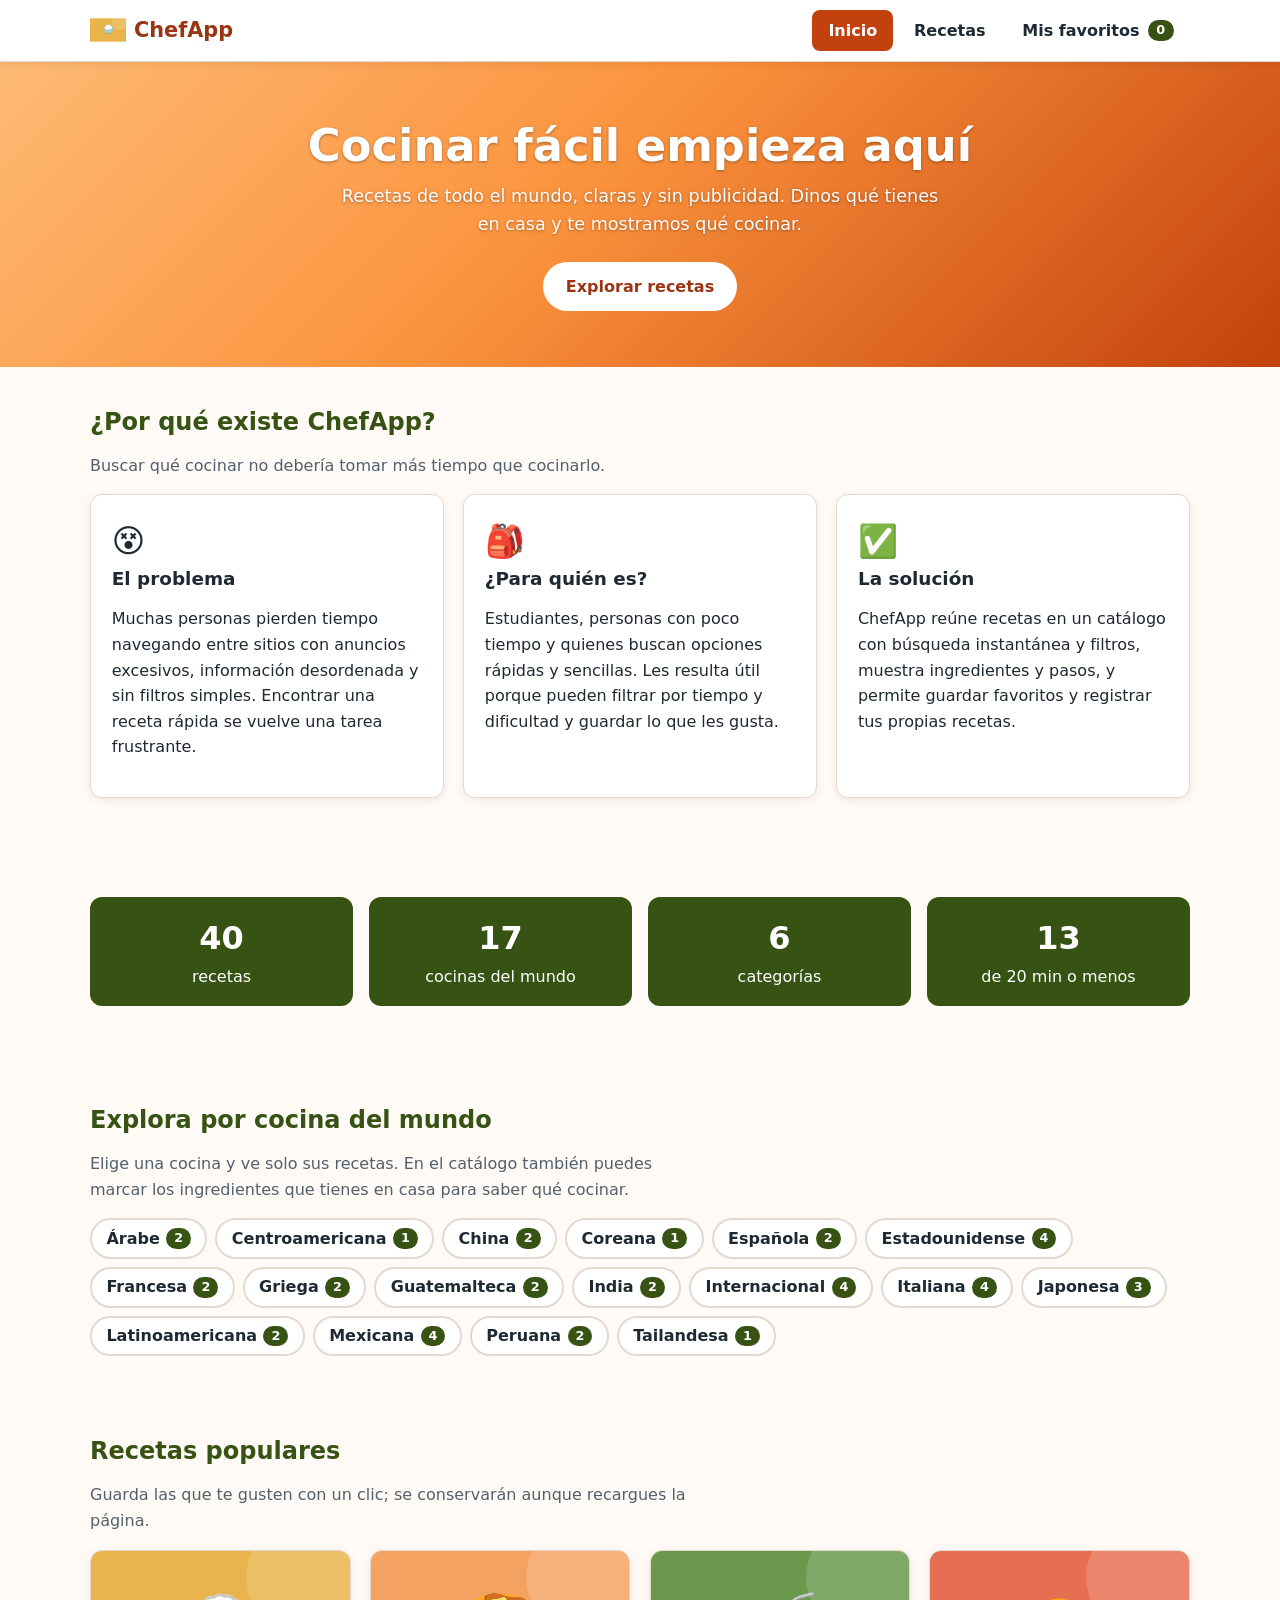
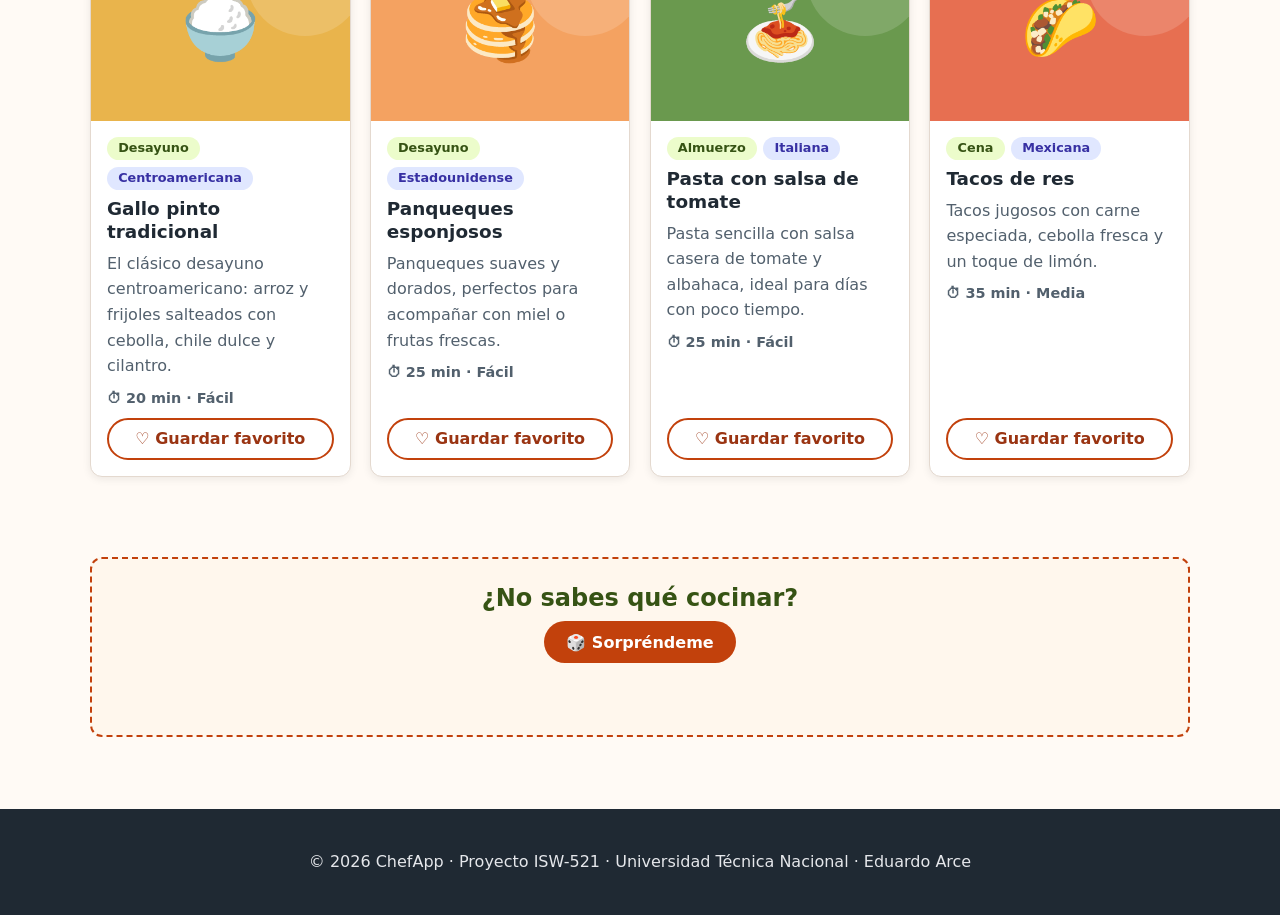
<file: index.html>
<!DOCTYPE html>
<html lang="es">
<head>
  <meta charset="UTF-8">
  <meta name="viewport" content="width=device-width, initial-scale=1.0">
  <meta name="description" content="ChefApp: busca, filtra y guarda tus recetas favoritas en un solo lugar.">
  <title>ChefApp | Inicio</title>
  <link rel="stylesheet" href="css/styles.css">
</head>
<body>

  <!-- ENCABEZADO + NAVEGACIÓN (idéntico en las 3 páginas) -->
  <header class="encabezado">
    <div class="contenedor encabezado__barra">
      <a href="index.html" class="logo">
        <img src="assets/imagenes/gallo-pinto.svg" alt="Logo de ChefApp">
        ChefApp
      </a>
      <button type="button" id="menu-boton" class="menu-boton"
              aria-label="Abrir menú de navegación" aria-expanded="false" aria-controls="menu-principal">☰</button>
      <nav aria-label="Navegación principal" class="nav-envoltorio">
        <ul id="menu-principal" class="menu">
          <li><a href="index.html" aria-current="page" class="activo">Inicio</a></li>
          <li><a href="recetas.html">Recetas</a></li>
          <li><a href="favoritos.html">Mis favoritos <span class="insignia" id="contador-favoritos">0</span></a></li>
        </ul>
      </nav>
    </div>
  </header>

  <main>
    <!-- HERO -->
    <section class="hero" aria-labelledby="titulo-hero">
      <div class="contenedor">
        <h1 id="titulo-hero">Cocinar fácil empieza aquí</h1>
        <p>Recetas de todo el mundo, claras y sin publicidad. Dinos qué tienes en casa y te mostramos qué cocinar.</p>
        <a href="recetas.html" class="btn">Explorar recetas</a>
      </div>
    </section>

    <!-- PROBLEMA, PÚBLICO Y SOLUCIÓN -->
    <section class="seccion contenedor" aria-labelledby="titulo-info">
      <h2 id="titulo-info">¿Por qué existe ChefApp?</h2>
      <p class="seccion__intro">Buscar qué cocinar no debería tomar más tiempo que cocinarlo.</p>
      <div class="rejilla rejilla--info">
        <article class="info">
          <div class="info__icono" aria-hidden="true">😵</div>
          <h3>El problema</h3>
          <p>Muchas personas pierden tiempo navegando entre sitios con anuncios excesivos, información
             desordenada y sin filtros simples. Encontrar una receta rápida se vuelve una tarea frustrante.</p>
        </article>
        <article class="info">
          <div class="info__icono" aria-hidden="true">🎒</div>
          <h3>¿Para quién es?</h3>
          <p>Estudiantes, personas con poco tiempo y quienes buscan opciones rápidas y sencillas.
             Les resulta útil porque pueden filtrar por tiempo y dificultad y guardar lo que les gusta.</p>
        </article>
        <article class="info">
          <div class="info__icono" aria-hidden="true">✅</div>
          <h3>La solución</h3>
          <p>ChefApp reúne recetas en un catálogo con búsqueda instantánea y filtros, muestra ingredientes
             y pasos, y permite guardar favoritos y registrar tus propias recetas.</p>
        </article>
      </div>
    </section>

    <!-- ESTADÍSTICAS (calculadas con JS desde el JSON) -->
    <section class="seccion contenedor" aria-label="Estadísticas del catálogo">
      <div class="estadisticas estadisticas--4">
        <div class="estadistica"><strong id="stat-total">–</strong> recetas</div>
        <div class="estadistica"><strong id="stat-cocinas">–</strong> cocinas del mundo</div>
        <div class="estadistica"><strong id="stat-categorias">–</strong> categorías</div>
        <div class="estadistica"><strong id="stat-rapidas">–</strong> de 20 min o menos</div>
      </div>
    </section>

    <!-- EXPLORAR POR COCINA (se genera desde recetas.json) -->
    <section class="seccion contenedor" aria-labelledby="titulo-cocinas">
      <h2 id="titulo-cocinas">Explora por cocina del mundo</h2>
      <p class="seccion__intro">Elige una cocina y ve solo sus recetas. En el catálogo también puedes marcar
         los ingredientes que tienes en casa para saber qué cocinar.</p>
      <div id="lista-cocinas" class="chips-cocina"></div>
    </section>

    <!-- RECETAS DESTACADAS (se generan desde recetas.json) -->
    <section class="seccion contenedor" aria-labelledby="titulo-destacadas">
      <h2 id="titulo-destacadas">Recetas populares</h2>
      <p class="seccion__intro">Guarda las que te gusten con un clic; se conservarán aunque recargues la página.</p>
      <div id="destacadas" class="rejilla rejilla--destacadas" aria-live="polite">
        <p class="mensaje mensaje--vacio">Cargando recetas…</p>
      </div>
    </section>

    <!-- INTERACCIÓN: ¿QUÉ COCINO HOY? -->
    <section class="seccion contenedor" aria-labelledby="titulo-azar">
      <div class="azar">
        <h2 id="titulo-azar">¿No sabes qué cocinar?</h2>
        <button type="button" id="btn-azar" class="btn">🎲 Sorpréndeme</button>
        <div id="resultado-azar" aria-live="polite"></div>
      </div>
    </section>
  </main>

  <!-- PIE DE PÁGINA -->
  <footer class="pie">
    <div class="contenedor">
      <p>© 2026 ChefApp · Proyecto ISW-521 · Universidad Técnica Nacional · Eduardo Arce</p>
    </div>
  </footer>

  <!-- Orden importante: storage.js primero, porque app.js lo usa -->
  <script src="js/storage.js"></script>
  <script src="js/filtros.js"></script>
  <script src="js/app.js"></script>
</body>
</html>
</file>
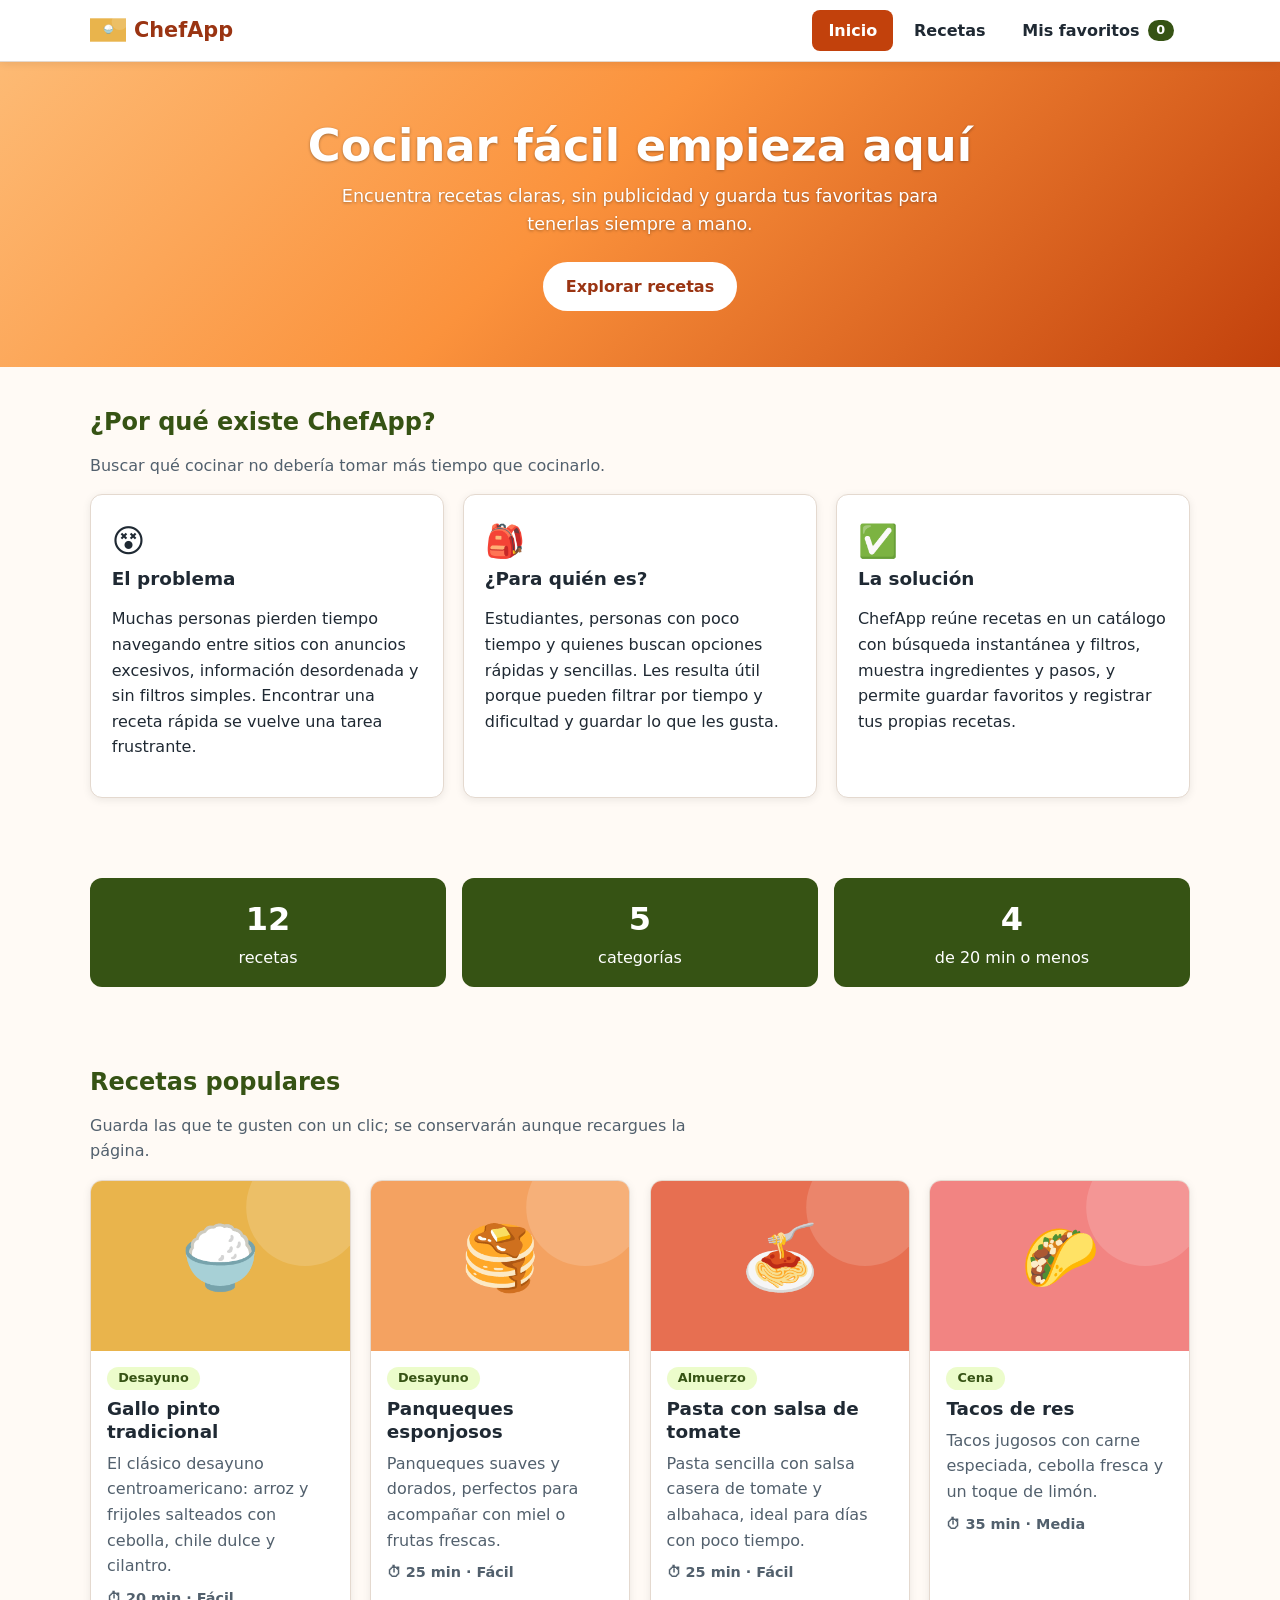
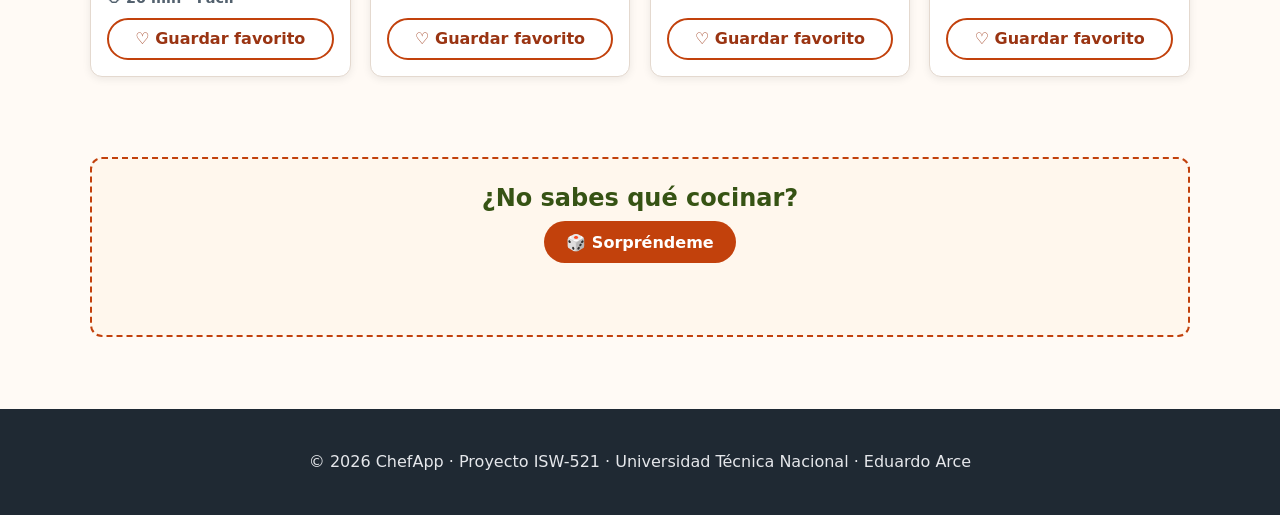
<file: ChefApp/index.html>
<!DOCTYPE html>
<html lang="es">
<head>
  <meta charset="UTF-8">
  <meta name="viewport" content="width=device-width, initial-scale=1.0">
  <meta name="description" content="ChefApp: busca, filtra y guarda tus recetas favoritas en un solo lugar.">
  <title>ChefApp | Inicio</title>
  <link rel="stylesheet" href="css/styles.css">
</head>
<body>

  <!-- ENCABEZADO + NAVEGACIÓN (idéntico en las 3 páginas) -->
  <header class="encabezado">
    <div class="contenedor encabezado__barra">
      <a href="index.html" class="logo">
        <img src="assets/imagenes/gallo-pinto.svg" alt="Logo de ChefApp">
        ChefApp
      </a>
      <button type="button" id="menu-boton" class="menu-boton"
              aria-label="Abrir menú de navegación" aria-expanded="false" aria-controls="menu-principal">☰</button>
      <nav aria-label="Navegación principal" class="nav-envoltorio">
        <ul id="menu-principal" class="menu">
          <li><a href="index.html" aria-current="page" class="activo">Inicio</a></li>
          <li><a href="recetas.html">Recetas</a></li>
          <li><a href="favoritos.html">Mis favoritos <span class="insignia" id="contador-favoritos">0</span></a></li>
        </ul>
      </nav>
    </div>
  </header>

  <main>
    <!-- HERO -->
    <section class="hero" aria-labelledby="titulo-hero">
      <div class="contenedor">
        <h1 id="titulo-hero">Cocinar fácil empieza aquí</h1>
        <p>Encuentra recetas claras, sin publicidad y guarda tus favoritas para tenerlas siempre a mano.</p>
        <a href="recetas.html" class="btn">Explorar recetas</a>
      </div>
    </section>

    <!-- PROBLEMA, PÚBLICO Y SOLUCIÓN -->
    <section class="seccion contenedor" aria-labelledby="titulo-info">
      <h2 id="titulo-info">¿Por qué existe ChefApp?</h2>
      <p class="seccion__intro">Buscar qué cocinar no debería tomar más tiempo que cocinarlo.</p>
      <div class="rejilla rejilla--info">
        <article class="info">
          <div class="info__icono" aria-hidden="true">😵</div>
          <h3>El problema</h3>
          <p>Muchas personas pierden tiempo navegando entre sitios con anuncios excesivos, información
             desordenada y sin filtros simples. Encontrar una receta rápida se vuelve una tarea frustrante.</p>
        </article>
        <article class="info">
          <div class="info__icono" aria-hidden="true">🎒</div>
          <h3>¿Para quién es?</h3>
          <p>Estudiantes, personas con poco tiempo y quienes buscan opciones rápidas y sencillas.
             Les resulta útil porque pueden filtrar por tiempo y dificultad y guardar lo que les gusta.</p>
        </article>
        <article class="info">
          <div class="info__icono" aria-hidden="true">✅</div>
          <h3>La solución</h3>
          <p>ChefApp reúne recetas en un catálogo con búsqueda instantánea y filtros, muestra ingredientes
             y pasos, y permite guardar favoritos y registrar tus propias recetas.</p>
        </article>
      </div>
    </section>

    <!-- ESTADÍSTICAS (calculadas con JS desde el JSON) -->
    <section class="seccion contenedor" aria-label="Estadísticas del catálogo">
      <div class="estadisticas">
        <div class="estadistica"><strong id="stat-total">–</strong> recetas</div>
        <div class="estadistica"><strong id="stat-categorias">–</strong> categorías</div>
        <div class="estadistica"><strong id="stat-rapidas">–</strong> de 20 min o menos</div>
      </div>
    </section>

    <!-- RECETAS DESTACADAS (se generan desde recetas.json) -->
    <section class="seccion contenedor" aria-labelledby="titulo-destacadas">
      <h2 id="titulo-destacadas">Recetas populares</h2>
      <p class="seccion__intro">Guarda las que te gusten con un clic; se conservarán aunque recargues la página.</p>
      <div id="destacadas" class="rejilla rejilla--destacadas" aria-live="polite">
        <p class="mensaje mensaje--vacio">Cargando recetas…</p>
      </div>
    </section>

    <!-- INTERACCIÓN: ¿QUÉ COCINO HOY? -->
    <section class="seccion contenedor" aria-labelledby="titulo-azar">
      <div class="azar">
        <h2 id="titulo-azar">¿No sabes qué cocinar?</h2>
        <button type="button" id="btn-azar" class="btn">🎲 Sorpréndeme</button>
        <div id="resultado-azar" aria-live="polite"></div>
      </div>
    </section>
  </main>

  <!-- PIE DE PÁGINA -->
  <footer class="pie">
    <div class="contenedor">
      <p>© 2026 ChefApp · Proyecto ISW-521 · Universidad Técnica Nacional · Eduardo Arce</p>
    </div>
  </footer>

  <!-- Orden importante: storage.js primero, porque app.js lo usa -->
  <script src="js/storage.js"></script>
  <script src="js/app.js"></script>
</body>
</html>
</file>
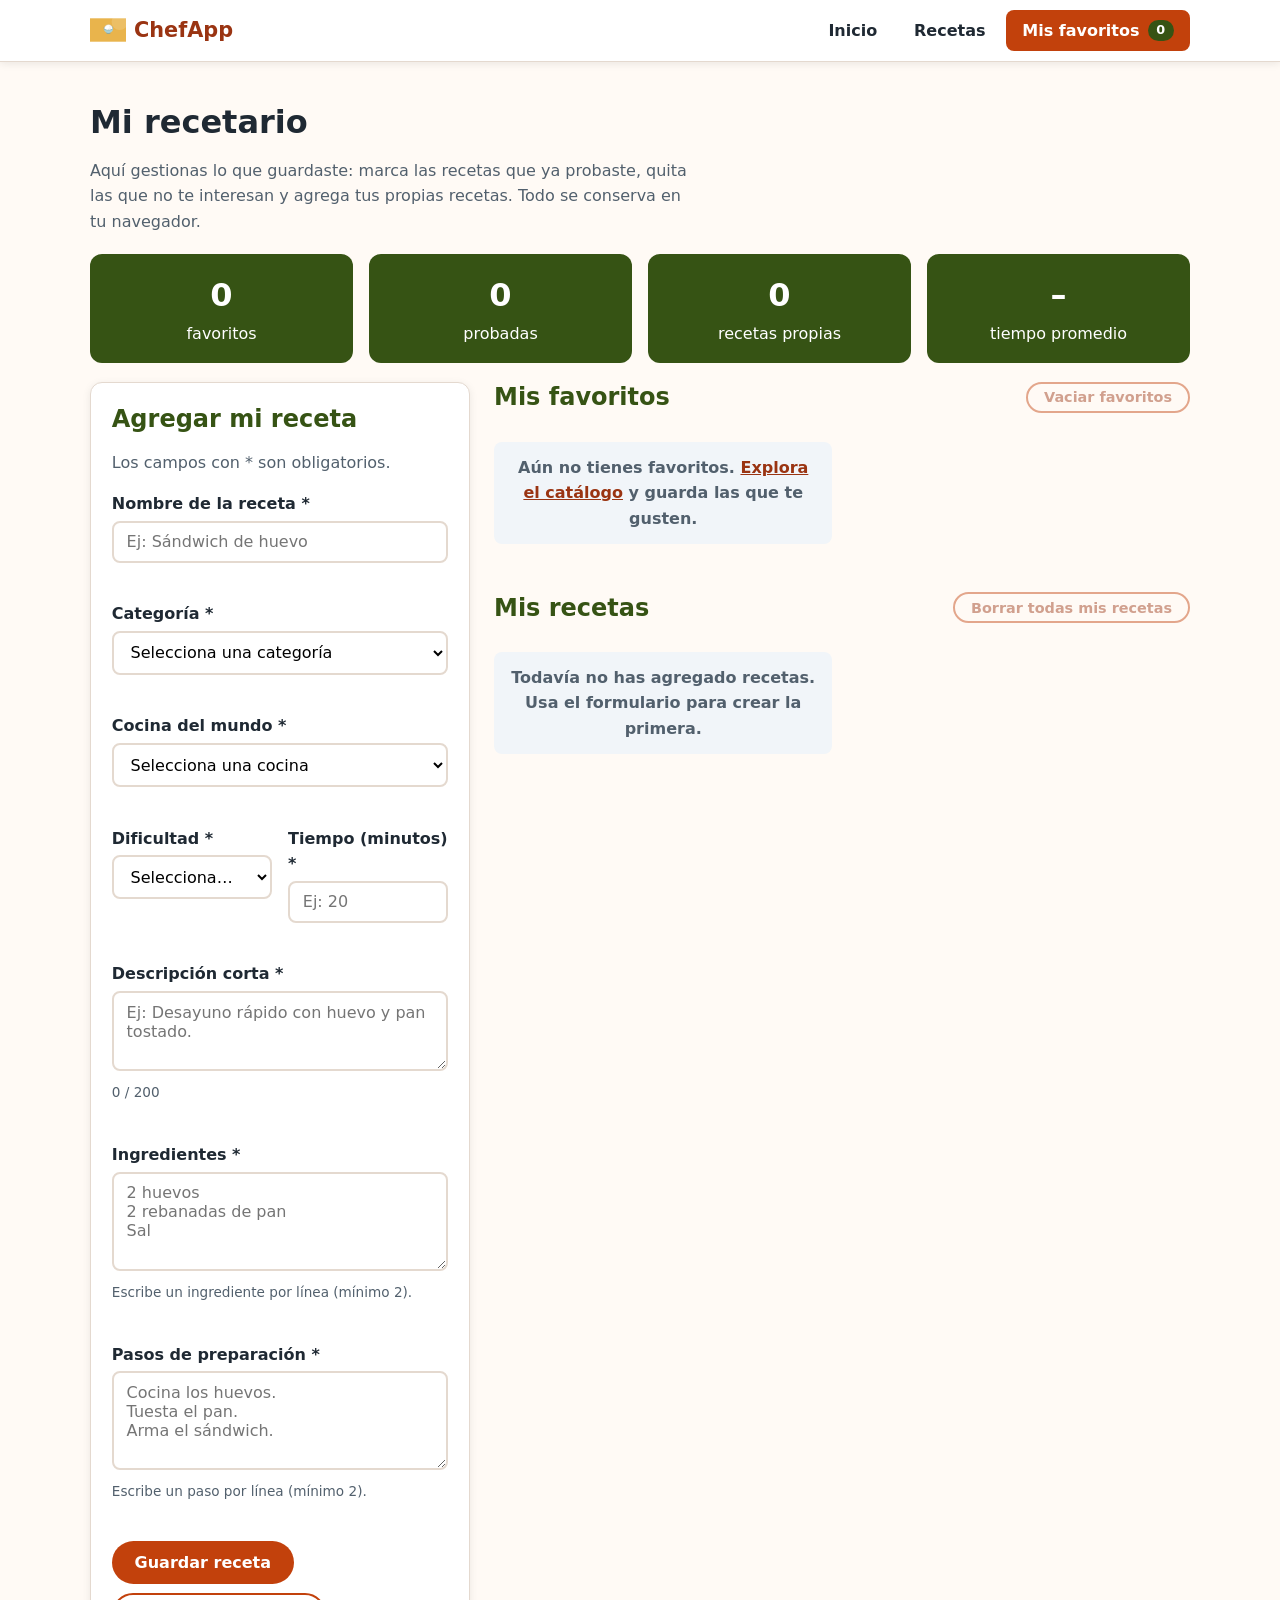
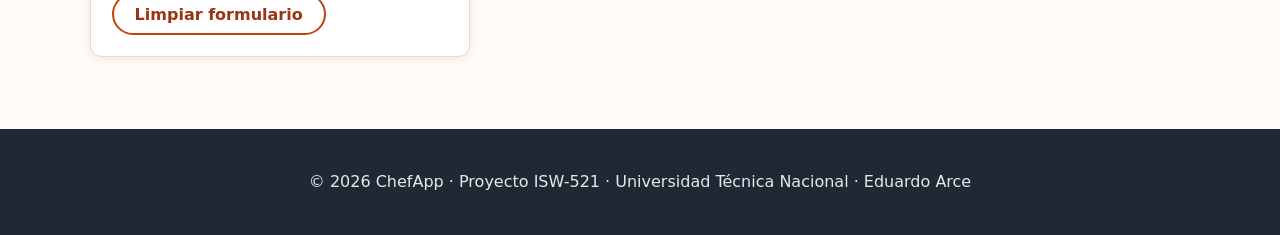
<file: favoritos.html>
<!DOCTYPE html>
<html lang="es">
<head>
  <meta charset="UTF-8">
  <meta name="viewport" content="width=device-width, initial-scale=1.0">
  <meta name="description" content="Gestiona tus recetas favoritas y agrega tus propias recetas en ChefApp.">
  <title>ChefApp | Mis favoritos</title>
  <link rel="stylesheet" href="css/styles.css">
</head>
<body>

  <header class="encabezado">
    <div class="contenedor encabezado__barra">
      <a href="index.html" class="logo">
        <img src="assets/imagenes/gallo-pinto.svg" alt="Logo de ChefApp">
        ChefApp
      </a>
      <button type="button" id="menu-boton" class="menu-boton"
              aria-label="Abrir menú de navegación" aria-expanded="false" aria-controls="menu-principal">☰</button>
      <nav aria-label="Navegación principal" class="nav-envoltorio">
        <ul id="menu-principal" class="menu">
          <li><a href="index.html">Inicio</a></li>
          <li><a href="recetas.html">Recetas</a></li>
          <li><a href="favoritos.html" aria-current="page" class="activo">Mis favoritos <span class="insignia" id="contador-favoritos">0</span></a></li>
        </ul>
      </nav>
    </div>
  </header>

  <main class="contenedor seccion">
    <h1>Mi recetario</h1>
    <p class="seccion__intro">
      Aquí gestionas lo que guardaste: marca las recetas que ya probaste, quita las que no te interesan
      y agrega tus propias recetas. Todo se conserva en tu navegador.
    </p>

    <!-- RESUMEN CALCULADO -->
    <section aria-label="Resumen de tu recetario">
      <div class="estadisticas estadisticas--4">
        <div class="estadistica"><strong id="stat-favoritos">0</strong> favoritos</div>
        <div class="estadistica"><strong id="stat-probadas">0</strong> probadas</div>
        <div class="estadistica"><strong id="stat-propias">0</strong> recetas propias</div>
        <div class="estadistica"><strong id="stat-promedio">–</strong> tiempo promedio</div>
      </div>
    </section>

    <div class="gestion">
      <!-- FORMULARIO -->
      <section class="panel" aria-labelledby="titulo-form">
        <h2 id="titulo-form">Agregar mi receta</h2>
        <p class="seccion__intro">Los campos con * son obligatorios.</p>

        <form id="formulario-receta" novalidate>
          <div id="resumen-errores" class="mensaje mensaje--error" role="alert" hidden></div>

          <div class="campo">
            <label for="nombre">Nombre de la receta *</label>
            <input type="text" id="nombre" name="nombre" maxlength="60" required aria-required="true"
                   aria-describedby="error-nombre" placeholder="Ej: Sándwich de huevo" autocomplete="off">
            <p class="campo__error" id="error-nombre"></p>
          </div>

          <div class="campo">
            <label for="categoria">Categoría *</label>
            <select id="categoria" name="categoria" required aria-required="true" aria-describedby="error-categoria">
              <option value="">Selecciona una categoría</option>
            </select>
            <p class="campo__error" id="error-categoria"></p>
          </div>

          <div class="campo">
            <label for="cocina">Cocina del mundo *</label>
            <select id="cocina" name="cocina" required aria-required="true" aria-describedby="error-cocina">
              <option value="">Selecciona una cocina</option>
            </select>
            <p class="campo__error" id="error-cocina"></p>
          </div>

          <div class="campo-doble">
            <div class="campo">
              <label for="dificultad">Dificultad *</label>
              <select id="dificultad" name="dificultad" required aria-required="true" aria-describedby="error-dificultad">
                <option value="">Selecciona…</option>
                <option value="Fácil">Fácil</option>
                <option value="Media">Media</option>
                <option value="Difícil">Difícil</option>
              </select>
              <p class="campo__error" id="error-dificultad"></p>
            </div>
            <div class="campo">
              <label for="tiempo">Tiempo (minutos) *</label>
              <input type="number" id="tiempo" name="tiempo" min="1" max="600" step="1" required
                     aria-required="true" aria-describedby="error-tiempo" inputmode="numeric" placeholder="Ej: 20">
              <p class="campo__error" id="error-tiempo"></p>
            </div>
          </div>

          <div class="campo">
            <label for="descripcion">Descripción corta *</label>
            <textarea id="descripcion" name="descripcion" rows="3" maxlength="200" required aria-required="true"
                      aria-describedby="error-descripcion contador" placeholder="Ej: Desayuno rápido con huevo y pan tostado."></textarea>
            <p class="campo__ayuda" id="contador">0 / 200</p>
            <p class="campo__error" id="error-descripcion"></p>
          </div>

          <div class="campo">
            <label for="ingredientes">Ingredientes *</label>
            <textarea id="ingredientes" name="ingredientes" rows="4" required aria-required="true"
                      aria-describedby="ayuda-ingredientes error-ingredientes"
                      placeholder="2 huevos&#10;2 rebanadas de pan&#10;Sal"></textarea>
            <p class="campo__ayuda" id="ayuda-ingredientes">Escribe un ingrediente por línea (mínimo 2).</p>
            <p class="campo__error" id="error-ingredientes"></p>
          </div>

          <div class="campo">
            <label for="pasos">Pasos de preparación *</label>
            <textarea id="pasos" name="pasos" rows="4" required aria-required="true"
                      aria-describedby="ayuda-pasos error-pasos"
                      placeholder="Cocina los huevos.&#10;Tuesta el pan.&#10;Arma el sándwich."></textarea>
            <p class="campo__ayuda" id="ayuda-pasos">Escribe un paso por línea (mínimo 2).</p>
            <p class="campo__error" id="error-pasos"></p>
          </div>

          <div class="acciones-form">
            <button type="submit" class="btn">Guardar receta</button>
            <button type="button" id="btn-limpiar-form" class="btn btn--secundario">Limpiar formulario</button>
          </div>
        </form>
      </section>

      <!-- LISTADOS -->
      <div class="gestion__listas">
        <section aria-labelledby="titulo-favoritos">
          <div class="seccion__cabecera">
            <h2 id="titulo-favoritos">Mis favoritos</h2>
            <button type="button" id="btn-vaciar-favoritos" class="btn btn--secundario btn--chico">Vaciar favoritos</button>
          </div>
          <div id="lista-favoritos" class="rejilla" aria-live="polite"></div>
        </section>

        <section aria-labelledby="titulo-propias">
          <div class="seccion__cabecera">
            <h2 id="titulo-propias">Mis recetas</h2>
            <button type="button" id="btn-borrar-propias" class="btn btn--secundario btn--chico">Borrar todas mis recetas</button>
          </div>
          <div id="lista-propias" class="rejilla" aria-live="polite"></div>
        </section>
      </div>
    </div>
  </main>

  <!-- CONFIRMACIÓN (dialog nativo; los botones con value cierran y devuelven su valor) -->
  <dialog id="modal-confirmar" aria-labelledby="confirmar-titulo" aria-describedby="confirmar-mensaje">
    <form method="dialog">
      <h2 id="confirmar-titulo">Confirmar</h2>
      <p id="confirmar-mensaje"></p>
      <div class="acciones-form">
        <button type="submit" value="no" class="btn btn--secundario">Cancelar</button>
        <button type="submit" value="si" class="btn btn--peligro">Sí, continuar</button>
      </div>
    </form>
  </dialog>

  <footer class="pie">
    <div class="contenedor">
      <p>© 2026 ChefApp · Proyecto ISW-521 · Universidad Técnica Nacional · Eduardo Arce</p>
    </div>
  </footer>

  <!-- Orden: storage → app → filtros → favoritos -->
  <script src="js/storage.js"></script>
  <script src="js/app.js"></script>
  <script src="js/filtros.js"></script>
  <script src="js/favoritos.js"></script>
</body>
</html>
</file>
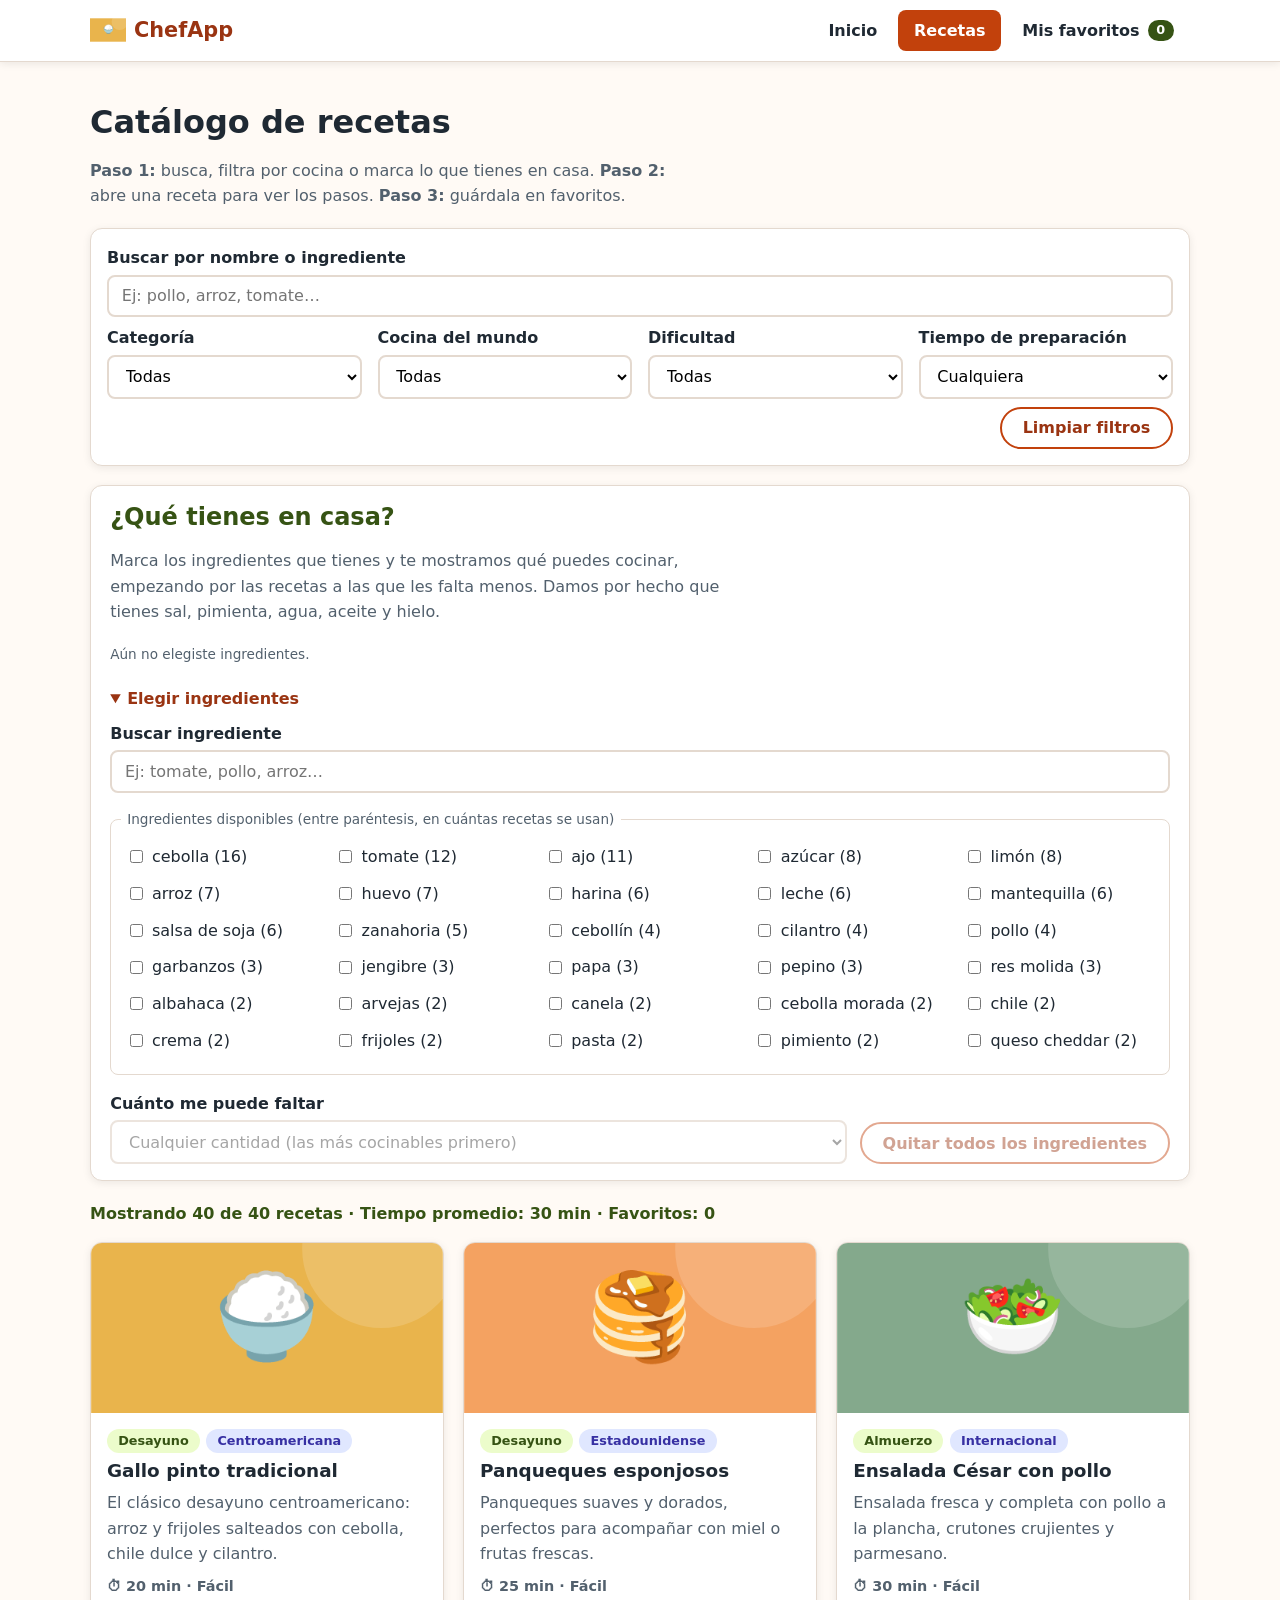
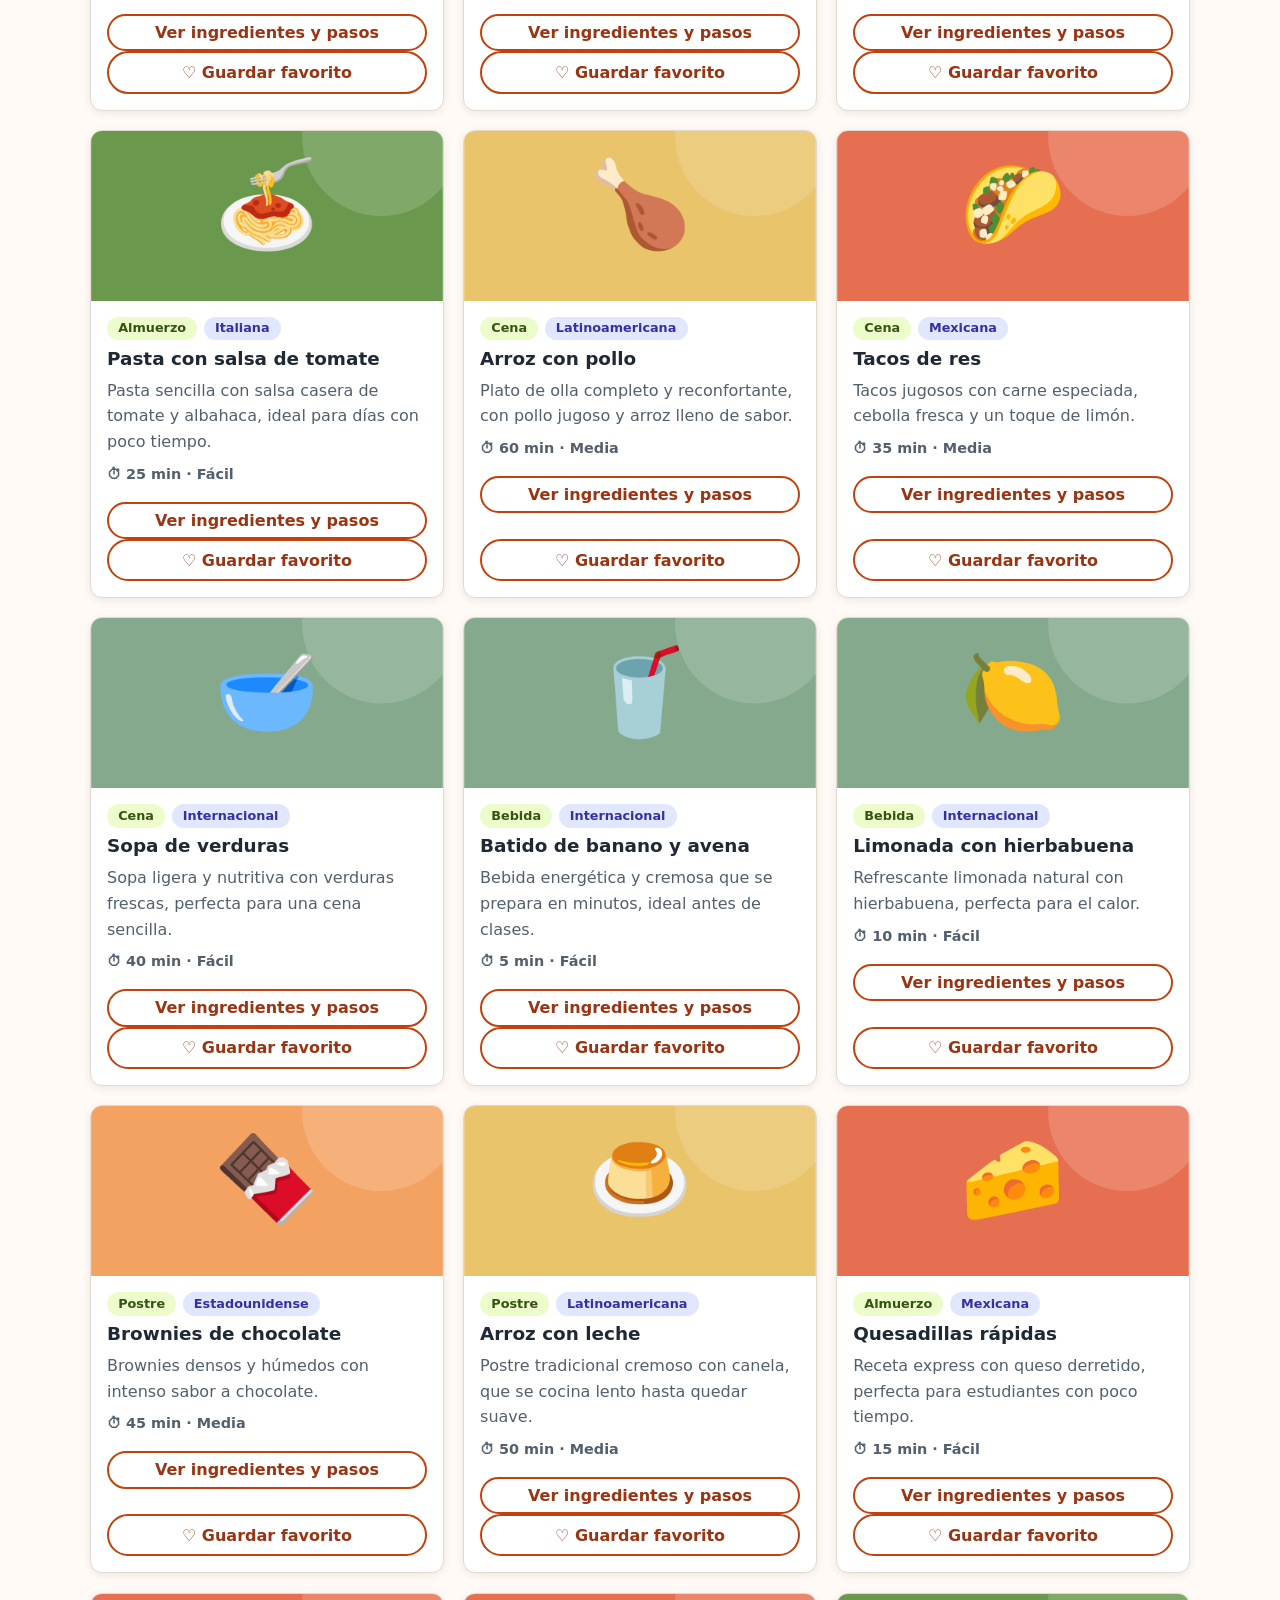
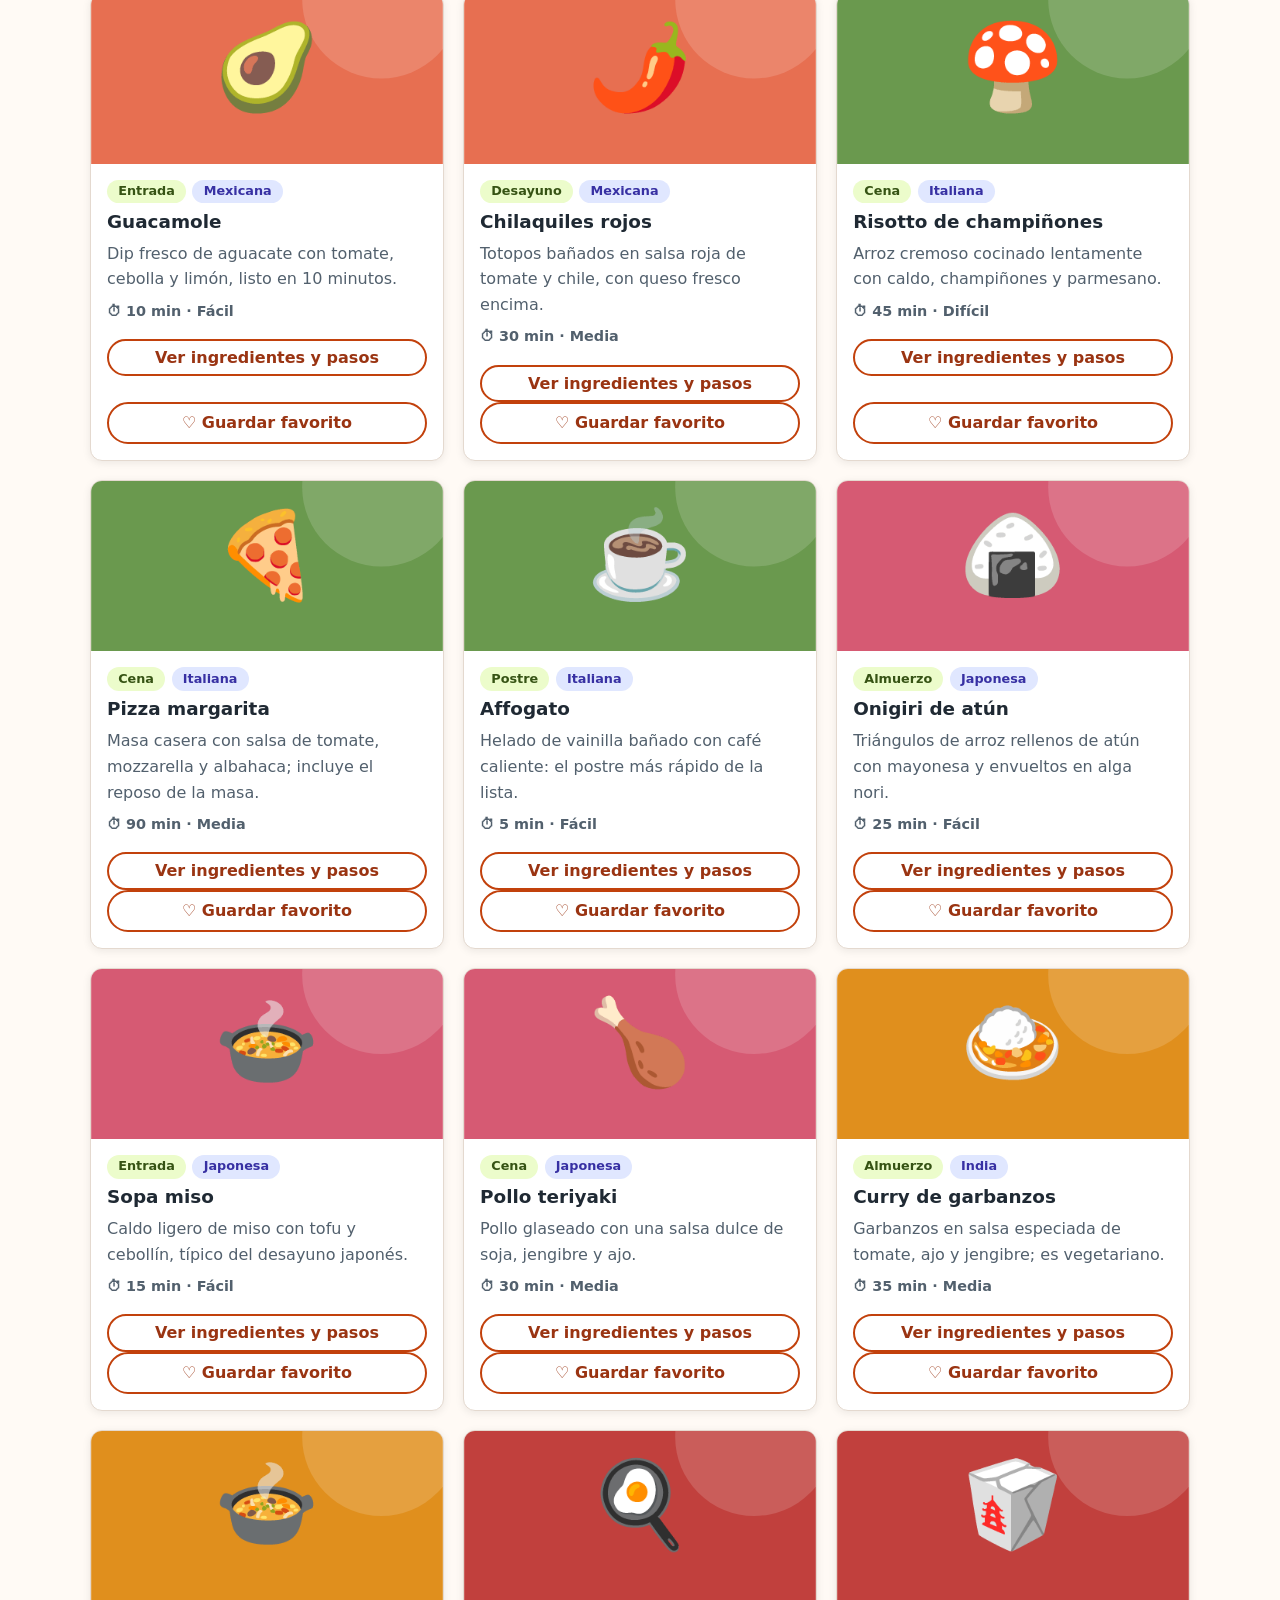
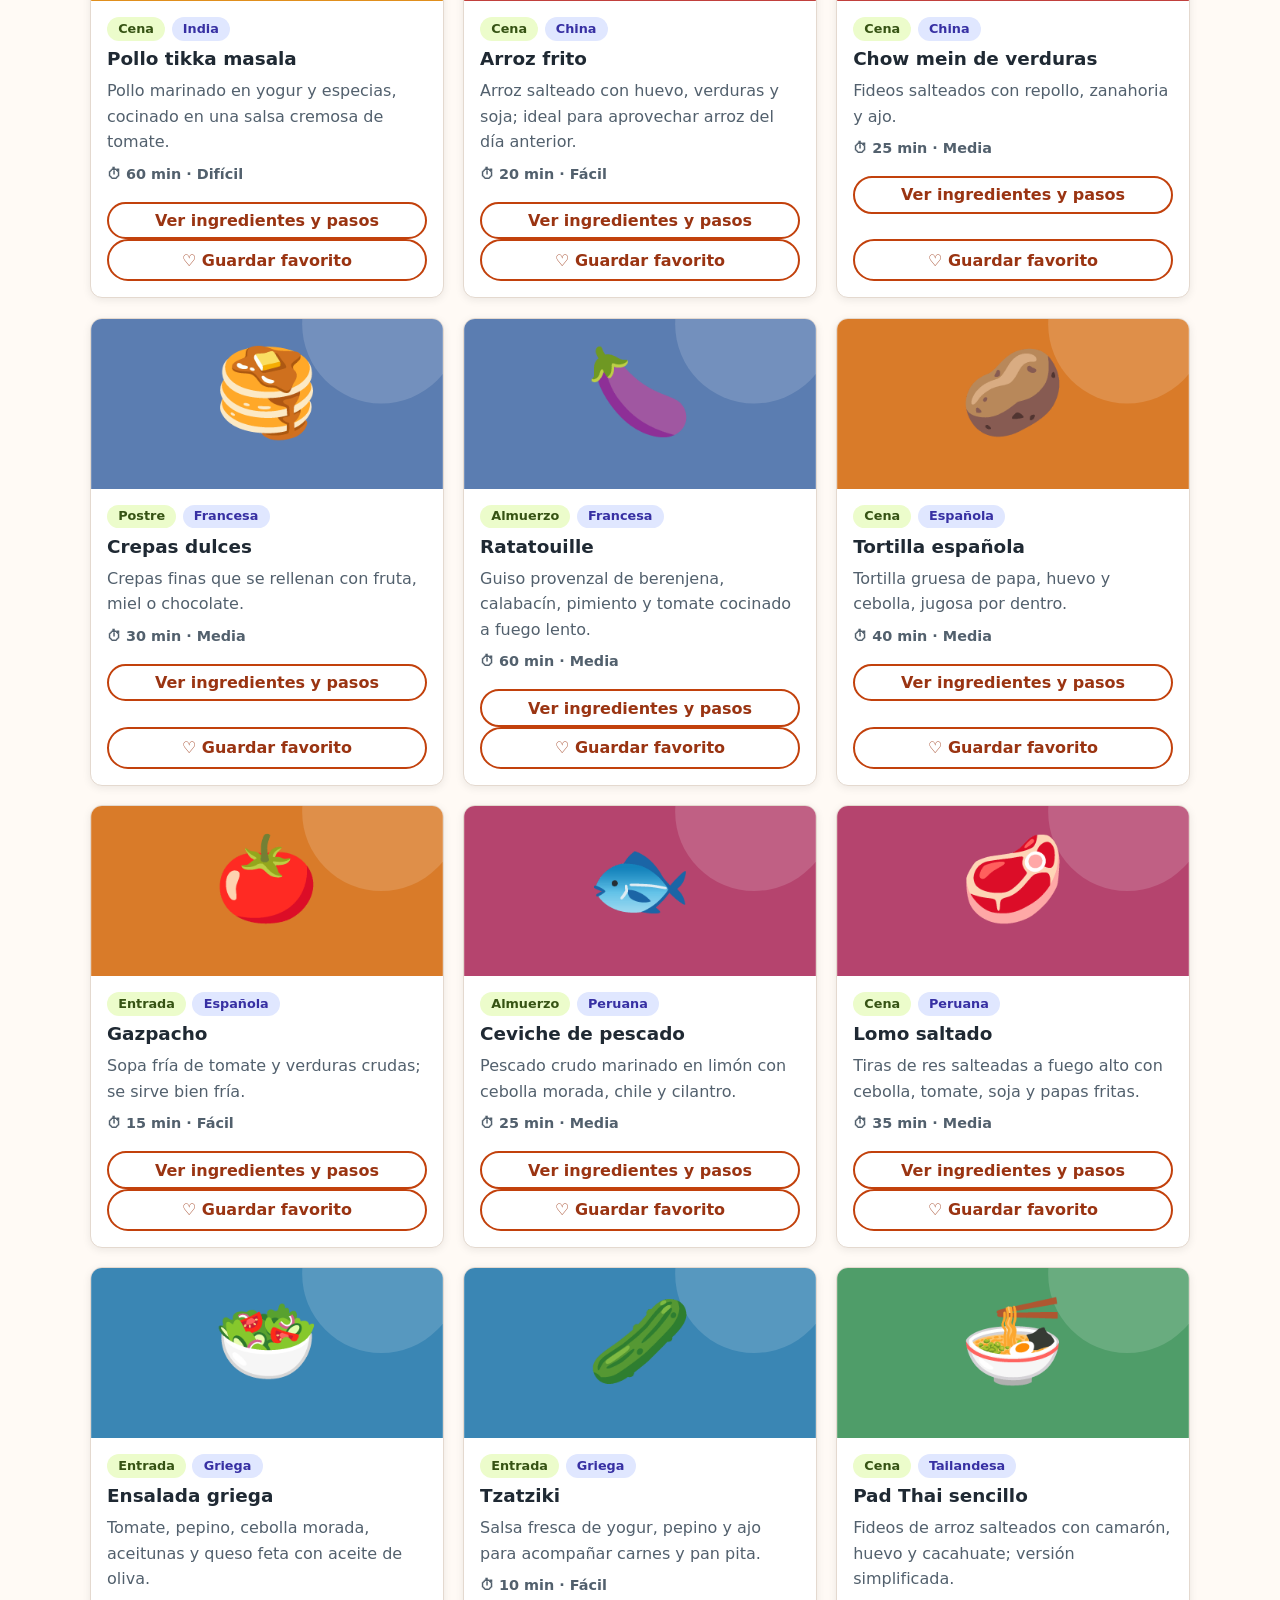
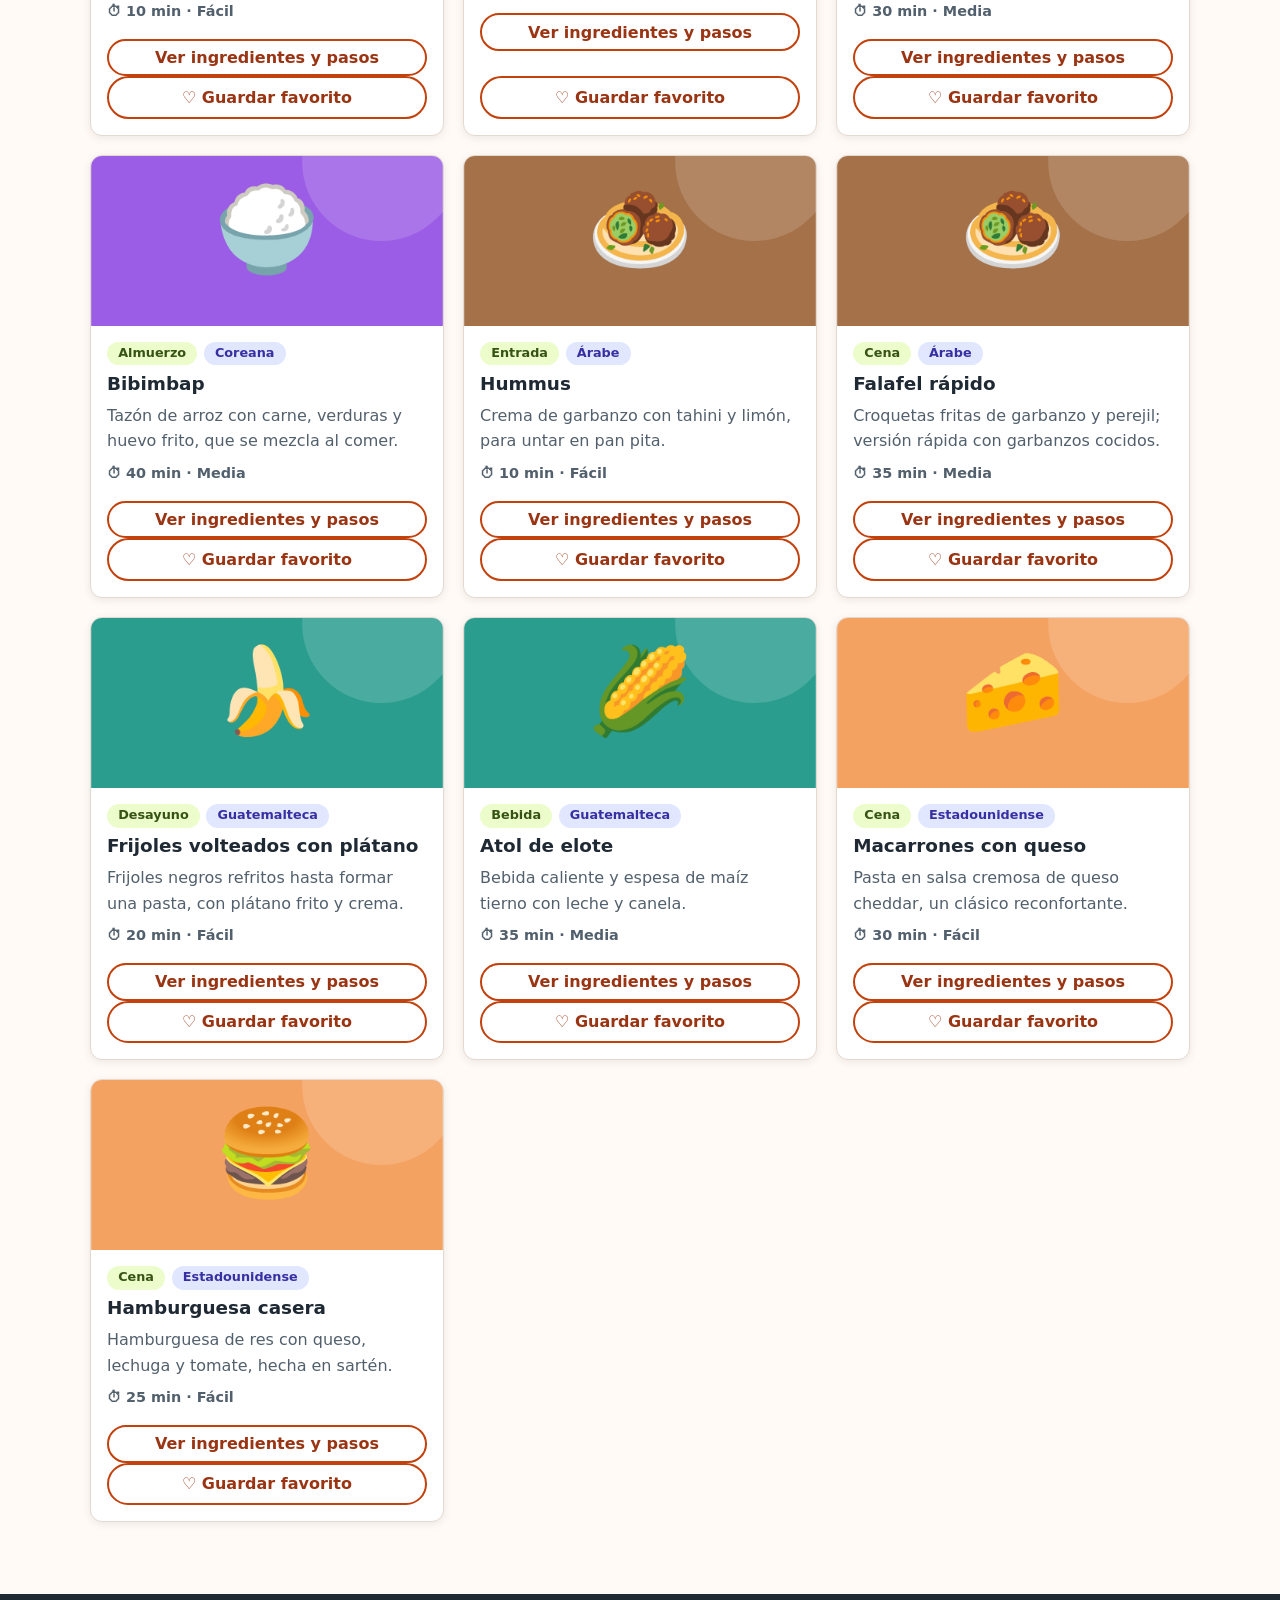
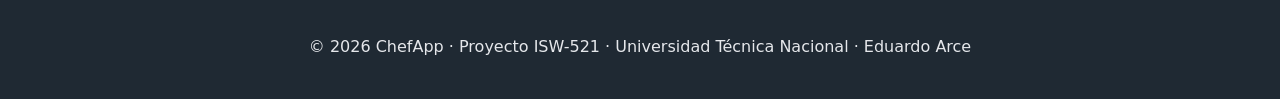
<file: recetas.html>
<!DOCTYPE html>
<html lang="es">
<head>
  <meta charset="UTF-8">
  <meta name="viewport" content="width=device-width, initial-scale=1.0">
  <meta name="description" content="Catálogo de recetas de ChefApp con búsqueda instantánea y filtros.">
  <title>ChefApp | Recetas</title>
  <link rel="stylesheet" href="css/styles.css">
</head>
<body>

  <header class="encabezado">
    <div class="contenedor encabezado__barra">
      <a href="index.html" class="logo">
        <img src="assets/imagenes/gallo-pinto.svg" alt="Logo de ChefApp">
        ChefApp
      </a>
      <button type="button" id="menu-boton" class="menu-boton"
              aria-label="Abrir menú de navegación" aria-expanded="false" aria-controls="menu-principal">☰</button>
      <nav aria-label="Navegación principal" class="nav-envoltorio">
        <ul id="menu-principal" class="menu">
          <li><a href="index.html">Inicio</a></li>
          <li><a href="recetas.html" aria-current="page" class="activo">Recetas</a></li>
          <li><a href="favoritos.html">Mis favoritos <span class="insignia" id="contador-favoritos">0</span></a></li>
        </ul>
      </nav>
    </div>
  </header>

  <main class="contenedor seccion">
    <h1>Catálogo de recetas</h1>
    <p class="seccion__intro">
      <strong>Paso 1:</strong> busca, filtra por cocina o marca lo que tienes en casa.
      <strong>Paso 2:</strong> abre una receta para ver los pasos.
      <strong>Paso 3:</strong> guárdala en favoritos.
    </p>

    <!-- BÚSQUEDA Y FILTROS -->
    <section class="filtros" aria-labelledby="titulo-filtros">
      <h2 id="titulo-filtros" class="visualmente-oculto">Búsqueda y filtros</h2>

      <div class="campo campo--buscar">
        <label for="buscar">Buscar por nombre o ingrediente</label>
        <input type="search" id="buscar" placeholder="Ej: pollo, arroz, tomate…" autocomplete="off">
      </div>

      <div class="campo">
        <label for="filtro-categoria">Categoría</label>
        <select id="filtro-categoria">
          <option value="">Todas</option>
        </select>
      </div>

      <div class="campo">
        <label for="filtro-cocina">Cocina del mundo</label>
        <select id="filtro-cocina">
          <option value="">Todas</option>
        </select>
      </div>

      <div class="campo">
        <label for="filtro-dificultad">Dificultad</label>
        <select id="filtro-dificultad">
          <option value="">Todas</option>
          <option value="Fácil">Fácil</option>
          <option value="Media">Media</option>
          <option value="Difícil">Difícil</option>
        </select>
      </div>

      <div class="campo">
        <label for="filtro-tiempo">Tiempo de preparación</label>
        <select id="filtro-tiempo">
          <option value="todos">Cualquiera</option>
          <option value="rapido">Rápido (15 min o menos)</option>
          <option value="medio">Medio (16 a 30 min)</option>
          <option value="largo">Largo (más de 30 min)</option>
        </select>
      </div>

      <div class="campo campo--accion">
        <button type="button" id="btn-limpiar-filtros" class="btn btn--secundario">Limpiar filtros</button>
      </div>
    </section>

    <!-- DESPENSA: ¿QUÉ TIENES EN CASA? -->
    <section class="despensa" aria-labelledby="titulo-despensa">
      <h2 id="titulo-despensa">¿Qué tienes en casa?</h2>
      <p class="seccion__intro">
        Marca los ingredientes que tienes y te mostramos qué puedes cocinar, empezando por las recetas
        a las que les falta menos. Damos por hecho que tienes sal, pimienta, agua, aceite y hielo.
      </p>

      <div id="despensa-elegidos" class="chips" aria-live="polite"></div>

      <details class="despensa__panel" open>
        <summary>Elegir ingredientes</summary>
        <div class="campo">
          <label for="buscar-ingrediente">Buscar ingrediente</label>
          <input type="search" id="buscar-ingrediente" placeholder="Ej: tomate, pollo, arroz…" autocomplete="off">
        </div>
        <fieldset class="despensa__lista">
          <legend>Ingredientes disponibles (entre paréntesis, en cuántas recetas se usan)</legend>
          <ul id="lista-ingredientes" class="ingredientes"></ul>
        </fieldset>
      </details>

      <div class="despensa__controles">
        <div class="campo">
          <label for="filtro-faltantes">Cuánto me puede faltar</label>
          <select id="filtro-faltantes" disabled>
            <option value="todas">Cualquier cantidad (las más cocinables primero)</option>
            <option value="2">Máximo 2 ingredientes</option>
            <option value="1">Máximo 1 ingrediente</option>
            <option value="0">Nada: puedo cocinarla ya</option>
          </select>
        </div>
        <button type="button" id="btn-limpiar-despensa" class="btn btn--secundario" disabled>Quitar todos los ingredientes</button>
      </div>
    </section>

    <!-- RESUMEN DINÁMICO + RESULTADOS -->
    <p id="resumen" class="resumen" aria-live="polite">Cargando…</p>
    <section aria-label="Resultados">
      <div id="lista-recetas" class="rejilla"></div>
    </section>
  </main>

  <!-- DETALLE DE RECETA (elemento nativo <dialog>) -->
  <dialog id="modal-detalle" aria-labelledby="modal-titulo">
    <button type="button" id="modal-cerrar" class="modal__cerrar" aria-label="Cerrar detalle">✕</button>
    <div id="modal-contenido"></div>
  </dialog>

  <footer class="pie">
    <div class="contenedor">
      <p>© 2026 ChefApp · Proyecto ISW-521 · Universidad Técnica Nacional · Eduardo Arce</p>
    </div>
  </footer>

  <!-- Orden: storage → app → filtros → recetas -->
  <script src="js/storage.js"></script>
  <script src="js/app.js"></script>
  <script src="js/filtros.js"></script>
  <script src="js/recetas.js"></script>
</body>
</html>
</file>
<file: css/styles.css>
/* =====================================================
   styles.css — Estilos globales de ChefApp
   Mobile-first: el diseño base es para celular y se
   amplía con media queries para tablet y escritorio.
   ===================================================== */

/* ---------- 1. Variables (identidad visual única) ---------- */
:root {
  --color-primario: #c2410c;      /* naranja quemado: contraste AA con texto blanco */
  --color-primario-oscuro: #9a3412;
  --color-secundario: #365314;    /* verde oliva */
  --color-fondo: #fffaf5;
  --color-superficie: #ffffff;
  --color-texto: #1f2933;
  --color-texto-suave: #52606d;
  --color-borde: #e4d9cf;
  --color-exito: #166534;
  --color-error: #b91c1c;
  --color-aviso: #92400e;
  --radio: 12px;
  --sombra: 0 2px 8px rgba(0, 0, 0, 0.08);
  --fuente: "Segoe UI", system-ui, -apple-system, Roboto, Arial, sans-serif;
}

/* ---------- 2. Reset y base ---------- */
*, *::before, *::after { box-sizing: border-box; }
body {
  margin: 0;
  font-family: var(--fuente);
  color: var(--color-texto);
  background: var(--color-fondo);
  line-height: 1.6;
  display: flex;
  flex-direction: column;
  min-height: 100vh;       /* el footer queda abajo aunque haya poco contenido */
}
main { flex: 1; }
img { max-width: 100%; display: block; }
h1, h2, h3 { line-height: 1.25; margin: 0 0 0.5rem; }
h1 { font-size: 2rem; }
h2 { font-size: 1.5rem; color: var(--color-secundario); }
h3 { font-size: 1.15rem; }
a { color: var(--color-primario-oscuro); }
:focus-visible { outline: 3px solid #1d4ed8; outline-offset: 2px; } /* accesibilidad teclado */

.contenedor { width: min(1100px, 92%); margin-inline: auto; }
.seccion { padding: 2.5rem 0; }
.seccion__intro { color: var(--color-texto-suave); max-width: 60ch; }

/* ---------- 3. Header y navegación ---------- */
.encabezado {
  position: sticky; top: 0; z-index: 50;   /* siempre visible */
  background: var(--color-superficie);
  border-bottom: 1px solid var(--color-borde);
  box-shadow: var(--sombra);
}
.encabezado__barra {
  display: flex; align-items: center; justify-content: space-between;
  padding: 0.6rem 0; flex-wrap: wrap; gap: 0.5rem;
}
.logo { display: flex; align-items: center; gap: 0.5rem; text-decoration: none;
        font-weight: 700; font-size: 1.3rem; color: var(--color-primario-oscuro); }
.logo img { width: 36px; height: 36px; }

.menu-boton {
  background: none; border: 2px solid var(--color-borde); border-radius: 8px;
  font-size: 1.3rem; padding: 0.2rem 0.6rem; cursor: pointer;
}
.nav-envoltorio { width: 100%; }
.menu { display: none; width: 100%; list-style: none; margin: 0; padding: 0; }
.menu.abierto { display: block; }
.menu a {
  display: flex; justify-content: space-between; align-items: center; gap: 0.5rem;
  padding: 0.7rem 0.5rem; text-decoration: none; color: var(--color-texto);
  border-radius: 8px; font-weight: 600;
}
.menu a:hover { background: #fdeee3; }
.menu a.activo { background: var(--color-primario); color: #fff; }  /* página activa */
.insignia {
  background: var(--color-secundario); color: #fff; border-radius: 999px;
  padding: 0 0.55rem; font-size: 0.8rem;
}

/* ---------- 4. Botones ---------- */
.btn {
  display: inline-block; border: 2px solid transparent; border-radius: 999px;
  padding: 0.6rem 1.3rem; font-size: 1rem; font-weight: 700; cursor: pointer;
  text-decoration: none; text-align: center; font-family: inherit;
  background: var(--color-primario); color: #fff;
  transition: background 0.2s, transform 0.1s;
}
.btn:hover { background: var(--color-primario-oscuro); }
.btn:active { transform: scale(0.97); }
.btn--secundario { background: transparent; color: var(--color-primario-oscuro); border-color: var(--color-primario); }
.btn--secundario:hover { background: #fdeee3; }
.btn--peligro { background: var(--color-error); }
.btn--peligro:hover { background: #991b1b; }
.btn--fav { width: 100%; margin-top: 0.5rem; background: #fff; color: var(--color-primario-oscuro); border-color: var(--color-primario); }
.btn--fav.activo { background: var(--color-primario); color: #fff; }

/* ---------- 5. Hero ---------- */
.hero {
  background: linear-gradient(135deg, #fdba74 0%, #fb923c 45%, #c2410c 100%);
  color: #fff; padding: 3.5rem 0; text-align: center;
}
.hero h1 { font-size: 2.2rem; text-shadow: 0 1px 3px rgba(0,0,0,0.35); }
.hero p { max-width: 55ch; margin: 0.5rem auto 1.5rem; font-size: 1.1rem; text-shadow: 0 1px 3px rgba(0,0,0,0.35); }
.hero .btn { background: #fff; color: var(--color-primario-oscuro); }
.hero .btn:hover { background: #ffedd5; }

/* ---------- 6. Rejillas (Grid) y tarjetas ---------- */
.rejilla { display: grid; gap: 1.2rem; grid-template-columns: 1fr; }
.tarjeta {
  background: var(--color-superficie); border: 1px solid var(--color-borde);
  border-radius: var(--radio); overflow: hidden; box-shadow: var(--sombra);
  display: flex; flex-direction: column;
  transition: transform 0.2s, box-shadow 0.2s;
}
.tarjeta:hover { transform: translateY(-4px); box-shadow: 0 8px 18px rgba(0,0,0,0.12); }
.tarjeta img { width: 100%; height: 170px; object-fit: cover; }
.tarjeta__cuerpo { padding: 1rem; display: flex; flex-direction: column; flex: 1; }
.tarjeta__cuerpo p { margin: 0 0 0.5rem; color: var(--color-texto-suave); }
.tarjeta__meta { font-size: 0.9rem; font-weight: 600; }
.tarjeta__cuerpo .btn--fav { margin-top: auto; }
.etiqueta {
  align-self: flex-start; background: #ecfccb; color: var(--color-secundario);
  border-radius: 999px; padding: 0.1rem 0.7rem; font-size: 0.8rem; font-weight: 700; margin-bottom: 0.4rem;
}

/* Tarjetas de información (problema / público / solución) */
.info { background: var(--color-superficie); border: 1px solid var(--color-borde);
        border-radius: var(--radio); padding: 1.3rem; box-shadow: var(--sombra); }
.info__icono { font-size: 2rem; }

/* Estadísticas */
.estadisticas { display: grid; gap: 1rem; grid-template-columns: repeat(3, 1fr); text-align: center; }
.estadistica { background: var(--color-secundario); color: #fff; border-radius: var(--radio); padding: 1rem 0.5rem; }
.estadistica strong { display: block; font-size: 2rem; }

/* Bloque "¿Qué cocino hoy?" */
.azar { background: #fff7ed; border: 2px dashed var(--color-primario); border-radius: var(--radio);
        padding: 1.5rem; text-align: center; }
.azar #resultado-azar { margin-top: 1rem; min-height: 2rem; }

/* ---------- 7. Mensajes, formularios y toasts (se usarán en fases siguientes) ---------- */
.mensaje { padding: 0.8rem 1rem; border-radius: 8px; font-weight: 600; }
.mensaje--error { background: #fee2e2; color: var(--color-error); }
.mensaje--vacio { background: #f1f5f9; color: var(--color-texto-suave); text-align: center; }

label { display: block; font-weight: 600; margin-bottom: 0.25rem; }
input, select, textarea {
  width: 100%; padding: 0.6rem 0.8rem; font-size: 1rem; font-family: inherit;
  border: 2px solid var(--color-borde); border-radius: 8px; background: #fff;
}
input:focus, select:focus, textarea:focus { border-color: var(--color-primario); }
.campo { margin-bottom: 1rem; }
.campo__error { color: var(--color-error); font-size: 0.9rem; min-height: 1.2rem; margin: 0.2rem 0 0; }
input.invalido, select.invalido, textarea.invalido { border-color: var(--color-error); }
input.valido, select.valido, textarea.valido { border-color: var(--color-exito); }

#toast-contenedor { position: fixed; bottom: 1rem; right: 1rem; left: 1rem; z-index: 100;
                    display: flex; flex-direction: column; gap: 0.5rem; align-items: flex-end; }
.toast { color: #fff; padding: 0.7rem 1.1rem; border-radius: 8px; font-weight: 600;
         box-shadow: 0 4px 12px rgba(0,0,0,0.25); animation: entrar 0.25s ease; }
.toast--exito { background: var(--color-exito); }
.toast--error { background: var(--color-error); }
.toast--aviso { background: var(--color-aviso); }
@keyframes entrar { from { opacity: 0; transform: translateY(10px); } to { opacity: 1; transform: none; } }

/* ---------- 7b. Filtros, resumen y modal (recetas.html) ---------- */
.visualmente-oculto { position: absolute; width: 1px; height: 1px; overflow: hidden; clip: rect(0 0 0 0); white-space: nowrap; }
.filtros {
  display: grid; gap: 0.5rem 1rem; grid-template-columns: 1fr;
  background: var(--color-superficie); border: 1px solid var(--color-borde);
  border-radius: var(--radio); padding: 1rem; margin: 1.2rem 0; box-shadow: var(--sombra);
}
.filtros .campo { margin-bottom: 0; }
.campo--accion { display: flex; align-items: flex-end; }
.campo--accion .btn { width: 100%; }
.resumen { font-weight: 600; color: var(--color-secundario); margin: 0 0 1rem; }
.btn--detalle { width: 100%; margin-top: 0.5rem; padding: 0.45rem 1rem; }

dialog {
  width: min(640px, 94vw); max-height: 90vh; overflow-y: auto;
  border: none; border-radius: var(--radio); padding: 1.2rem; position: relative;
}
dialog::backdrop { background: rgba(0, 0, 0, 0.55); }
dialog img { width: 100%; height: 180px; object-fit: cover; border-radius: 8px; margin-bottom: 0.8rem; }
.modal__cerrar {
  position: sticky; top: 0; float: right; z-index: 2; width: 2.4rem; height: 2.4rem;
  border-radius: 50%; border: none; background: var(--color-texto); color: #fff;
  font-size: 1rem; cursor: pointer;
}
.lista { padding-left: 1.3rem; margin: 0 0 1rem; }
.lista li { margin-bottom: 0.3rem; }

/* ---------- 7c. Página de gestión (favoritos.html) ---------- */
.estadisticas--4 { grid-template-columns: repeat(2, 1fr); margin: 1.2rem 0; }
.gestion { display: grid; gap: 1.5rem; grid-template-columns: 1fr; align-items: start; }
.gestion .rejilla { grid-template-columns: repeat(auto-fill, minmax(240px, 1fr)); }
.gestion__listas { display: grid; gap: 2rem; }
.panel { background: var(--color-superficie); border: 1px solid var(--color-borde);
         border-radius: var(--radio); padding: 1.3rem; box-shadow: var(--sombra); }
.campo-doble { display: grid; gap: 0 1rem; grid-template-columns: 1fr 1fr; }
.campo__ayuda { font-size: 0.85rem; color: var(--color-texto-suave); margin: 0.2rem 0 0; }
textarea { resize: vertical; }
.acciones-form { display: flex; flex-wrap: wrap; gap: 0.6rem; margin-top: 0.5rem; }
.seccion__cabecera { display: flex; flex-wrap: wrap; align-items: center;
                     justify-content: space-between; gap: 0.5rem; margin-bottom: 0.8rem; }
.seccion__cabecera h2 { margin: 0; }
.btn--chico { padding: 0.35rem 1rem; font-size: 0.9rem; }
.btn:disabled { opacity: 0.45; cursor: not-allowed; }
.btn:disabled:hover { background: transparent; }
.etiquetas { display: flex; flex-wrap: wrap; gap: 0.4rem; margin-bottom: 0.4rem; }
.etiquetas .etiqueta { margin-bottom: 0; }
.etiqueta--ok { background: var(--color-exito); color: #fff; }
.tarjeta__acciones { display: flex; flex-direction: column; gap: 0.5rem; margin-top: auto; padding-top: 0.5rem; }
.tarjeta__acciones .btn { width: 100%; padding: 0.45rem 1rem; }
.tarjeta__acciones .btn--fav { margin-top: 0; }
.btn--secundario.activo-ok { background: #dcfce7; border-color: var(--color-exito); color: var(--color-exito); }
.detalle { margin: 0.3rem 0 0.5rem; }
.detalle summary { cursor: pointer; font-weight: 600; color: var(--color-primario-oscuro); }
.detalle h4 { margin: 0.6rem 0 0.2rem; }
#modal-confirmar { width: min(420px, 92vw); }
#modal-confirmar h2 { margin-top: 0; }

/* ---------- 7d. Cocinas y despensa ---------- */
input[type="checkbox"] { width: auto; }
.etiqueta--cocina { background: #e0e7ff; color: #3730a3; }
.chips-cocina { display: flex; flex-wrap: wrap; gap: 0.5rem; margin-top: 0.8rem; }
.chip-cocina {
  display: inline-flex; align-items: center; gap: 0.4rem; text-decoration: none;
  background: var(--color-superficie); border: 2px solid var(--color-borde); border-radius: 999px;
  padding: 0.35rem 0.9rem; font-weight: 600; color: var(--color-texto);
  transition: border-color 0.2s, background 0.2s;
}
.chip-cocina span { background: var(--color-secundario); color: #fff; border-radius: 999px; padding: 0 0.5rem; font-size: 0.8rem; }
.chip-cocina:hover { border-color: var(--color-primario); background: #fdeee3; }

.despensa { background: var(--color-superficie); border: 1px solid var(--color-borde);
            border-radius: var(--radio); padding: 1rem 1.2rem; margin: 0 0 1.2rem; box-shadow: var(--sombra); }
.despensa h2 { margin-bottom: 0.2rem; }
.chips { display: flex; flex-wrap: wrap; gap: 0.4rem; margin: 0.8rem 0; min-height: 2rem; }
.chip {
  background: var(--color-secundario); color: #fff; border: none; border-radius: 999px;
  padding: 0.25rem 0.8rem; font-size: 0.9rem; font-weight: 600; cursor: pointer; font-family: inherit;
}
.chip:hover { background: #1f3009; }
.despensa__panel { margin: 0.5rem 0 1rem; }
.despensa__panel summary { cursor: pointer; font-weight: 700; color: var(--color-primario-oscuro); margin-bottom: 0.6rem; }
.despensa__lista { border: 1px solid var(--color-borde); border-radius: 8px; padding: 0.6rem; margin: 0; }
.despensa__lista legend { font-size: 0.85rem; color: var(--color-texto-suave); padding: 0 0.4rem; }
.ingredientes { list-style: none; margin: 0; padding: 0; max-height: 14rem; overflow-y: auto;
                display: grid; grid-template-columns: repeat(auto-fill, minmax(10.5rem, 1fr)); gap: 0.2rem 0.6rem; }
.ingredientes li[hidden] { display: none; }
.ingrediente { display: flex; align-items: center; gap: 0.4rem; font-weight: 400; margin: 0;
               padding: 0.25rem 0.3rem; border-radius: 6px; cursor: pointer; }
.ingrediente:hover { background: #fdeee3; }
.despensa__controles { display: grid; gap: 0.8rem; grid-template-columns: 1fr; align-items: end; }
.despensa__controles .campo { margin-bottom: 0; }
.despensa-info { font-size: 0.9rem; font-weight: 600; color: var(--color-aviso); background: #fffbeb;
                 border-radius: 8px; padding: 0.3rem 0.6rem; margin: 0 0 0.5rem; }
.despensa-info--ok { color: var(--color-exito); background: #dcfce7; }

/* ---------- 8. Footer ---------- */
.pie { background: #1f2933; color: #e5e7eb; padding: 1.5rem 0; text-align: center; margin-top: 2rem; }
.pie a { color: #fdba74; }

/* ---------- 9. Media queries (responsive) ---------- */
/* Tablet */
@media (min-width: 640px) {
  .rejilla { grid-template-columns: repeat(2, 1fr); }
  .filtros { grid-template-columns: repeat(2, 1fr); }
  .campo--buscar { grid-column: 1 / -1; }
  .estadisticas--4 { grid-template-columns: repeat(4, 1fr); }
  .despensa__controles { grid-template-columns: 1fr auto; }
  .hero h1 { font-size: 2.8rem; }
}
/* Escritorio */
@media (min-width: 900px) {
  .menu-boton { display: none; }
  .nav-envoltorio { width: auto; }
  .menu { display: flex; width: auto; gap: 0.3rem; }
  .menu a { padding: 0.5rem 1rem; }
  .rejilla { grid-template-columns: repeat(3, 1fr); }
  .rejilla--info { grid-template-columns: repeat(3, 1fr); }
  .filtros { grid-template-columns: repeat(4, 1fr); }
  .gestion { grid-template-columns: 380px 1fr; }
  .campo--accion { grid-column: 1 / -1; justify-content: flex-end; }
  .campo--accion .btn { width: auto; }
  #toast-contenedor { left: auto; }
}
@media (min-width: 1100px) {
  .rejilla--destacadas { grid-template-columns: repeat(4, 1fr); }
}
/* Respeta a usuarios que prefieren menos animación */
@media (prefers-reduced-motion: reduce) {
  * { animation: none !important; transition: none !important; }
}
</file>
<file: ChefApp/css/styles.css>
/* =====================================================
   styles.css — Estilos globales de ChefApp
   Mobile-first: el diseño base es para celular y se
   amplía con media queries para tablet y escritorio.
   ===================================================== */

/* ---------- 1. Variables (identidad visual única) ---------- */
:root {
  --color-primario: #c2410c;      /* naranja quemado: contraste AA con texto blanco */
  --color-primario-oscuro: #9a3412;
  --color-secundario: #365314;    /* verde oliva */
  --color-fondo: #fffaf5;
  --color-superficie: #ffffff;
  --color-texto: #1f2933;
  --color-texto-suave: #52606d;
  --color-borde: #e4d9cf;
  --color-exito: #166534;
  --color-error: #b91c1c;
  --color-aviso: #92400e;
  --radio: 12px;
  --sombra: 0 2px 8px rgba(0, 0, 0, 0.08);
  --fuente: "Segoe UI", system-ui, -apple-system, Roboto, Arial, sans-serif;
}

/* ---------- 2. Reset y base ---------- */
*, *::before, *::after { box-sizing: border-box; }
body {
  margin: 0;
  font-family: var(--fuente);
  color: var(--color-texto);
  background: var(--color-fondo);
  line-height: 1.6;
  display: flex;
  flex-direction: column;
  min-height: 100vh;       /* el footer queda abajo aunque haya poco contenido */
}
main { flex: 1; }
img { max-width: 100%; display: block; }
h1, h2, h3 { line-height: 1.25; margin: 0 0 0.5rem; }
h1 { font-size: 2rem; }
h2 { font-size: 1.5rem; color: var(--color-secundario); }
h3 { font-size: 1.15rem; }
a { color: var(--color-primario-oscuro); }
:focus-visible { outline: 3px solid #1d4ed8; outline-offset: 2px; } /* accesibilidad teclado */

.contenedor { width: min(1100px, 92%); margin-inline: auto; }
.seccion { padding: 2.5rem 0; }
.seccion__intro { color: var(--color-texto-suave); max-width: 60ch; }

/* ---------- 3. Header y navegación ---------- */
.encabezado {
  position: sticky; top: 0; z-index: 50;   /* siempre visible */
  background: var(--color-superficie);
  border-bottom: 1px solid var(--color-borde);
  box-shadow: var(--sombra);
}
.encabezado__barra {
  display: flex; align-items: center; justify-content: space-between;
  padding: 0.6rem 0; flex-wrap: wrap; gap: 0.5rem;
}
.logo { display: flex; align-items: center; gap: 0.5rem; text-decoration: none;
        font-weight: 700; font-size: 1.3rem; color: var(--color-primario-oscuro); }
.logo img { width: 36px; height: 36px; }

.menu-boton {
  background: none; border: 2px solid var(--color-borde); border-radius: 8px;
  font-size: 1.3rem; padding: 0.2rem 0.6rem; cursor: pointer;
}
.nav-envoltorio { width: 100%; }
.menu { display: none; width: 100%; list-style: none; margin: 0; padding: 0; }
.menu.abierto { display: block; }
.menu a {
  display: flex; justify-content: space-between; align-items: center; gap: 0.5rem;
  padding: 0.7rem 0.5rem; text-decoration: none; color: var(--color-texto);
  border-radius: 8px; font-weight: 600;
}
.menu a:hover { background: #fdeee3; }
.menu a.activo { background: var(--color-primario); color: #fff; }  /* página activa */
.insignia {
  background: var(--color-secundario); color: #fff; border-radius: 999px;
  padding: 0 0.55rem; font-size: 0.8rem;
}

/* ---------- 4. Botones ---------- */
.btn {
  display: inline-block; border: 2px solid transparent; border-radius: 999px;
  padding: 0.6rem 1.3rem; font-size: 1rem; font-weight: 700; cursor: pointer;
  text-decoration: none; text-align: center; font-family: inherit;
  background: var(--color-primario); color: #fff;
  transition: background 0.2s, transform 0.1s;
}
.btn:hover { background: var(--color-primario-oscuro); }
.btn:active { transform: scale(0.97); }
.btn--secundario { background: transparent; color: var(--color-primario-oscuro); border-color: var(--color-primario); }
.btn--secundario:hover { background: #fdeee3; }
.btn--peligro { background: var(--color-error); }
.btn--peligro:hover { background: #991b1b; }
.btn--fav { width: 100%; margin-top: 0.5rem; background: #fff; color: var(--color-primario-oscuro); border-color: var(--color-primario); }
.btn--fav.activo { background: var(--color-primario); color: #fff; }

/* ---------- 5. Hero ---------- */
.hero {
  background: linear-gradient(135deg, #fdba74 0%, #fb923c 45%, #c2410c 100%);
  color: #fff; padding: 3.5rem 0; text-align: center;
}
.hero h1 { font-size: 2.2rem; text-shadow: 0 1px 3px rgba(0,0,0,0.35); }
.hero p { max-width: 55ch; margin: 0.5rem auto 1.5rem; font-size: 1.1rem; text-shadow: 0 1px 3px rgba(0,0,0,0.35); }
.hero .btn { background: #fff; color: var(--color-primario-oscuro); }
.hero .btn:hover { background: #ffedd5; }

/* ---------- 6. Rejillas (Grid) y tarjetas ---------- */
.rejilla { display: grid; gap: 1.2rem; grid-template-columns: 1fr; }
.tarjeta {
  background: var(--color-superficie); border: 1px solid var(--color-borde);
  border-radius: var(--radio); overflow: hidden; box-shadow: var(--sombra);
  display: flex; flex-direction: column;
  transition: transform 0.2s, box-shadow 0.2s;
}
.tarjeta:hover { transform: translateY(-4px); box-shadow: 0 8px 18px rgba(0,0,0,0.12); }
.tarjeta img { width: 100%; height: 170px; object-fit: cover; }
.tarjeta__cuerpo { padding: 1rem; display: flex; flex-direction: column; flex: 1; }
.tarjeta__cuerpo p { margin: 0 0 0.5rem; color: var(--color-texto-suave); }
.tarjeta__meta { font-size: 0.9rem; font-weight: 600; }
.tarjeta__cuerpo .btn--fav { margin-top: auto; }
.etiqueta {
  align-self: flex-start; background: #ecfccb; color: var(--color-secundario);
  border-radius: 999px; padding: 0.1rem 0.7rem; font-size: 0.8rem; font-weight: 700; margin-bottom: 0.4rem;
}

/* Tarjetas de información (problema / público / solución) */
.info { background: var(--color-superficie); border: 1px solid var(--color-borde);
        border-radius: var(--radio); padding: 1.3rem; box-shadow: var(--sombra); }
.info__icono { font-size: 2rem; }

/* Estadísticas */
.estadisticas { display: grid; gap: 1rem; grid-template-columns: repeat(3, 1fr); text-align: center; }
.estadistica { background: var(--color-secundario); color: #fff; border-radius: var(--radio); padding: 1rem 0.5rem; }
.estadistica strong { display: block; font-size: 2rem; }

/* Bloque "¿Qué cocino hoy?" */
.azar { background: #fff7ed; border: 2px dashed var(--color-primario); border-radius: var(--radio);
        padding: 1.5rem; text-align: center; }
.azar #resultado-azar { margin-top: 1rem; min-height: 2rem; }

/* ---------- 7. Mensajes, formularios y toasts (se usarán en fases siguientes) ---------- */
.mensaje { padding: 0.8rem 1rem; border-radius: 8px; font-weight: 600; }
.mensaje--error { background: #fee2e2; color: var(--color-error); }
.mensaje--vacio { background: #f1f5f9; color: var(--color-texto-suave); text-align: center; }

label { display: block; font-weight: 600; margin-bottom: 0.25rem; }
input, select, textarea {
  width: 100%; padding: 0.6rem 0.8rem; font-size: 1rem; font-family: inherit;
  border: 2px solid var(--color-borde); border-radius: 8px; background: #fff;
}
input:focus, select:focus, textarea:focus { border-color: var(--color-primario); }
.campo { margin-bottom: 1rem; }
.campo__error { color: var(--color-error); font-size: 0.9rem; min-height: 1.2rem; margin: 0.2rem 0 0; }
input.invalido, select.invalido, textarea.invalido { border-color: var(--color-error); }
input.valido, select.valido, textarea.valido { border-color: var(--color-exito); }

#toast-contenedor { position: fixed; bottom: 1rem; right: 1rem; left: 1rem; z-index: 100;
                    display: flex; flex-direction: column; gap: 0.5rem; align-items: flex-end; }
.toast { color: #fff; padding: 0.7rem 1.1rem; border-radius: 8px; font-weight: 600;
         box-shadow: 0 4px 12px rgba(0,0,0,0.25); animation: entrar 0.25s ease; }
.toast--exito { background: var(--color-exito); }
.toast--error { background: var(--color-error); }
.toast--aviso { background: var(--color-aviso); }
@keyframes entrar { from { opacity: 0; transform: translateY(10px); } to { opacity: 1; transform: none; } }

/* ---------- 8. Footer ---------- */
.pie { background: #1f2933; color: #e5e7eb; padding: 1.5rem 0; text-align: center; margin-top: 2rem; }
.pie a { color: #fdba74; }

/* ---------- 9. Media queries (responsive) ---------- */
/* Tablet */
@media (min-width: 640px) {
  .rejilla { grid-template-columns: repeat(2, 1fr); }
  .hero h1 { font-size: 2.8rem; }
}
/* Escritorio */
@media (min-width: 900px) {
  .menu-boton { display: none; }
  .nav-envoltorio { width: auto; }
  .menu { display: flex; width: auto; gap: 0.3rem; }
  .menu a { padding: 0.5rem 1rem; }
  .rejilla { grid-template-columns: repeat(3, 1fr); }
  .rejilla--info { grid-template-columns: repeat(3, 1fr); }
  #toast-contenedor { left: auto; }
}
@media (min-width: 1100px) {
  .rejilla--destacadas { grid-template-columns: repeat(4, 1fr); }
}
/* Respeta a usuarios que prefieren menos animación */
@media (prefers-reduced-motion: reduce) {
  * { animation: none !important; transition: none !important; }
}
</file>
